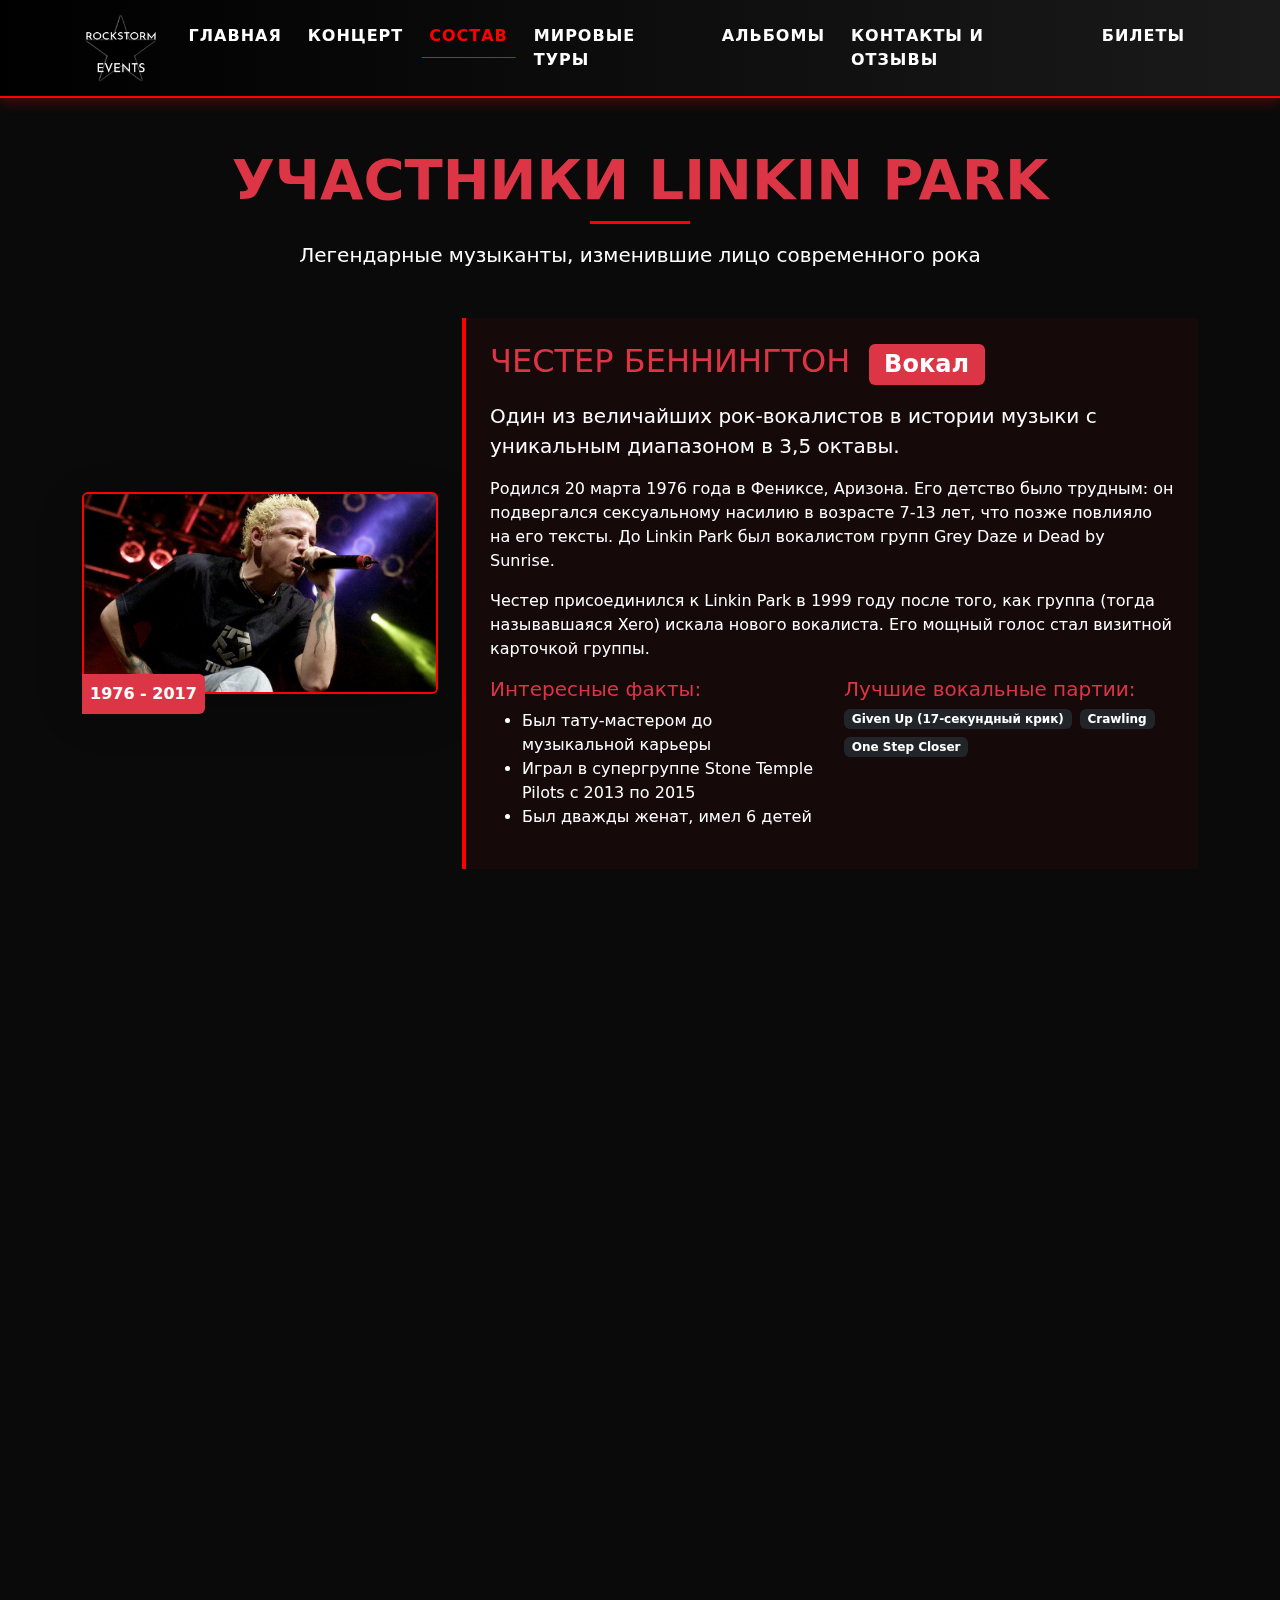
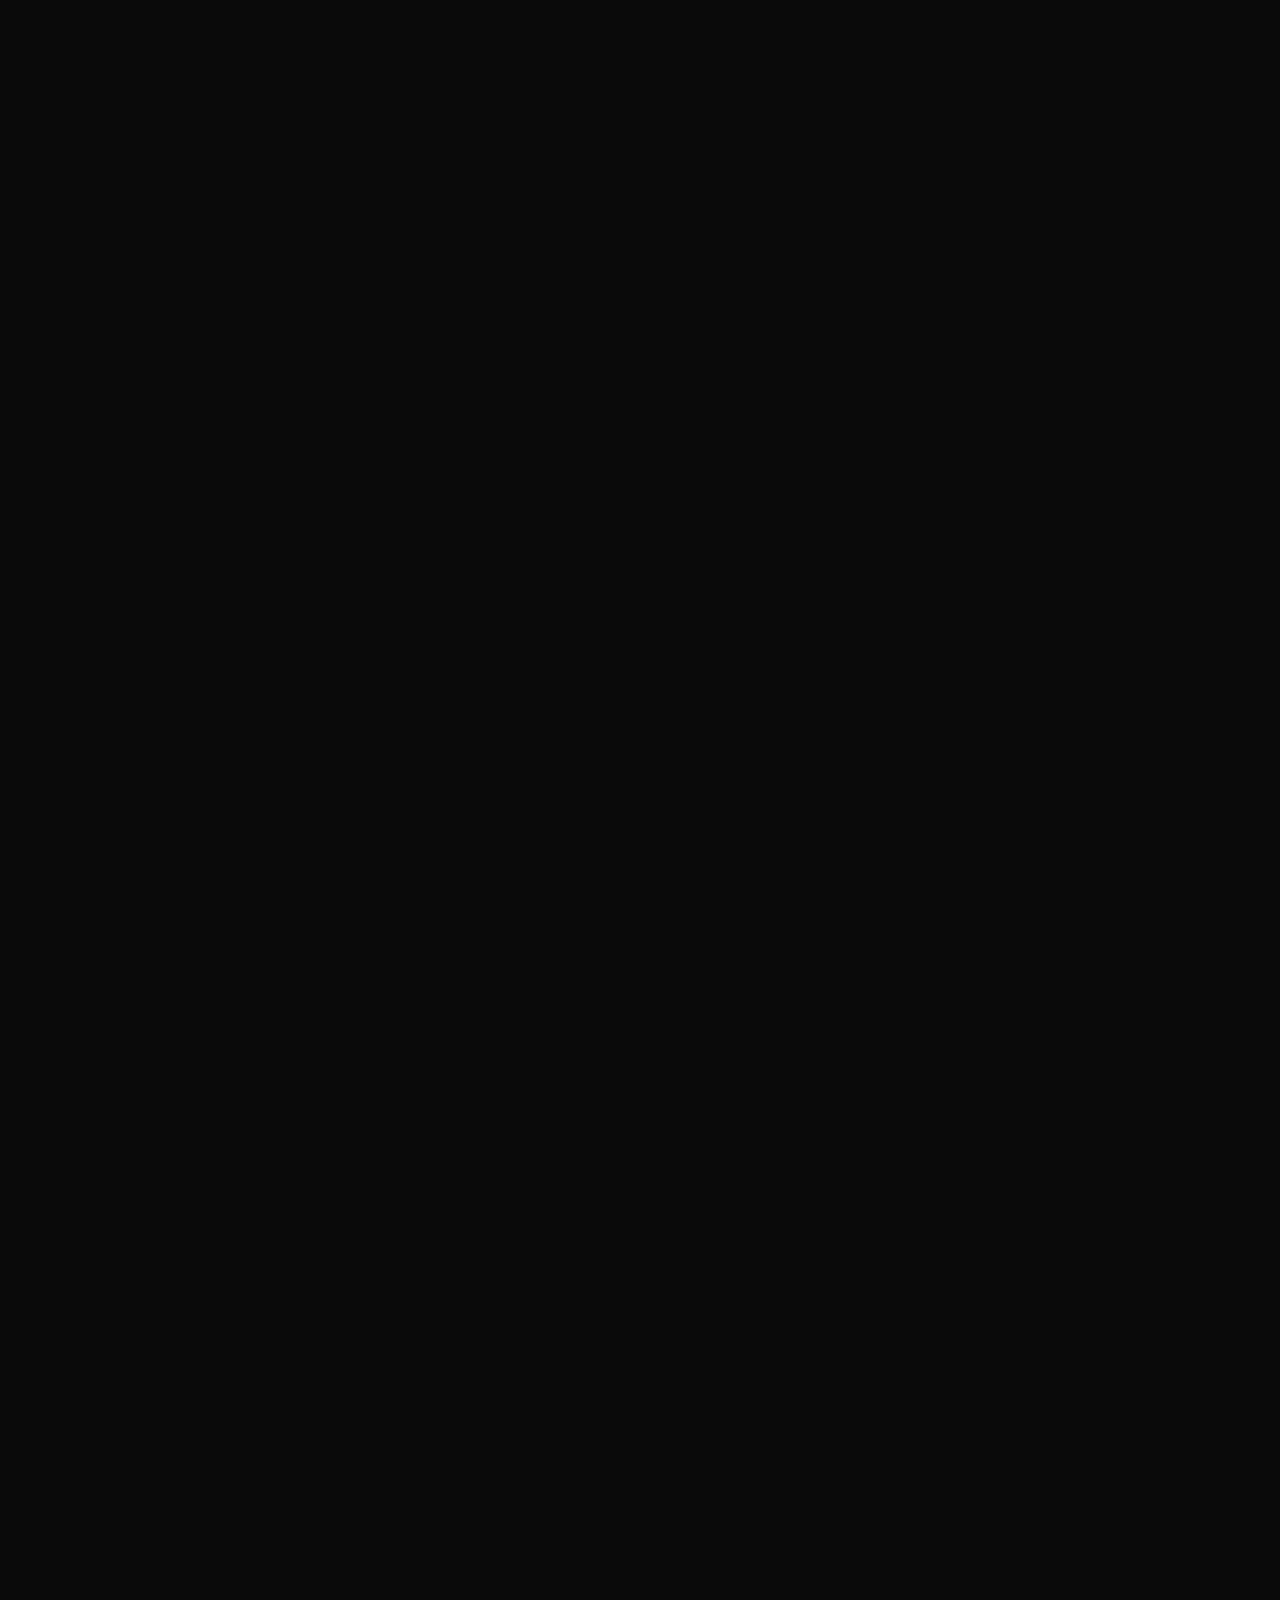
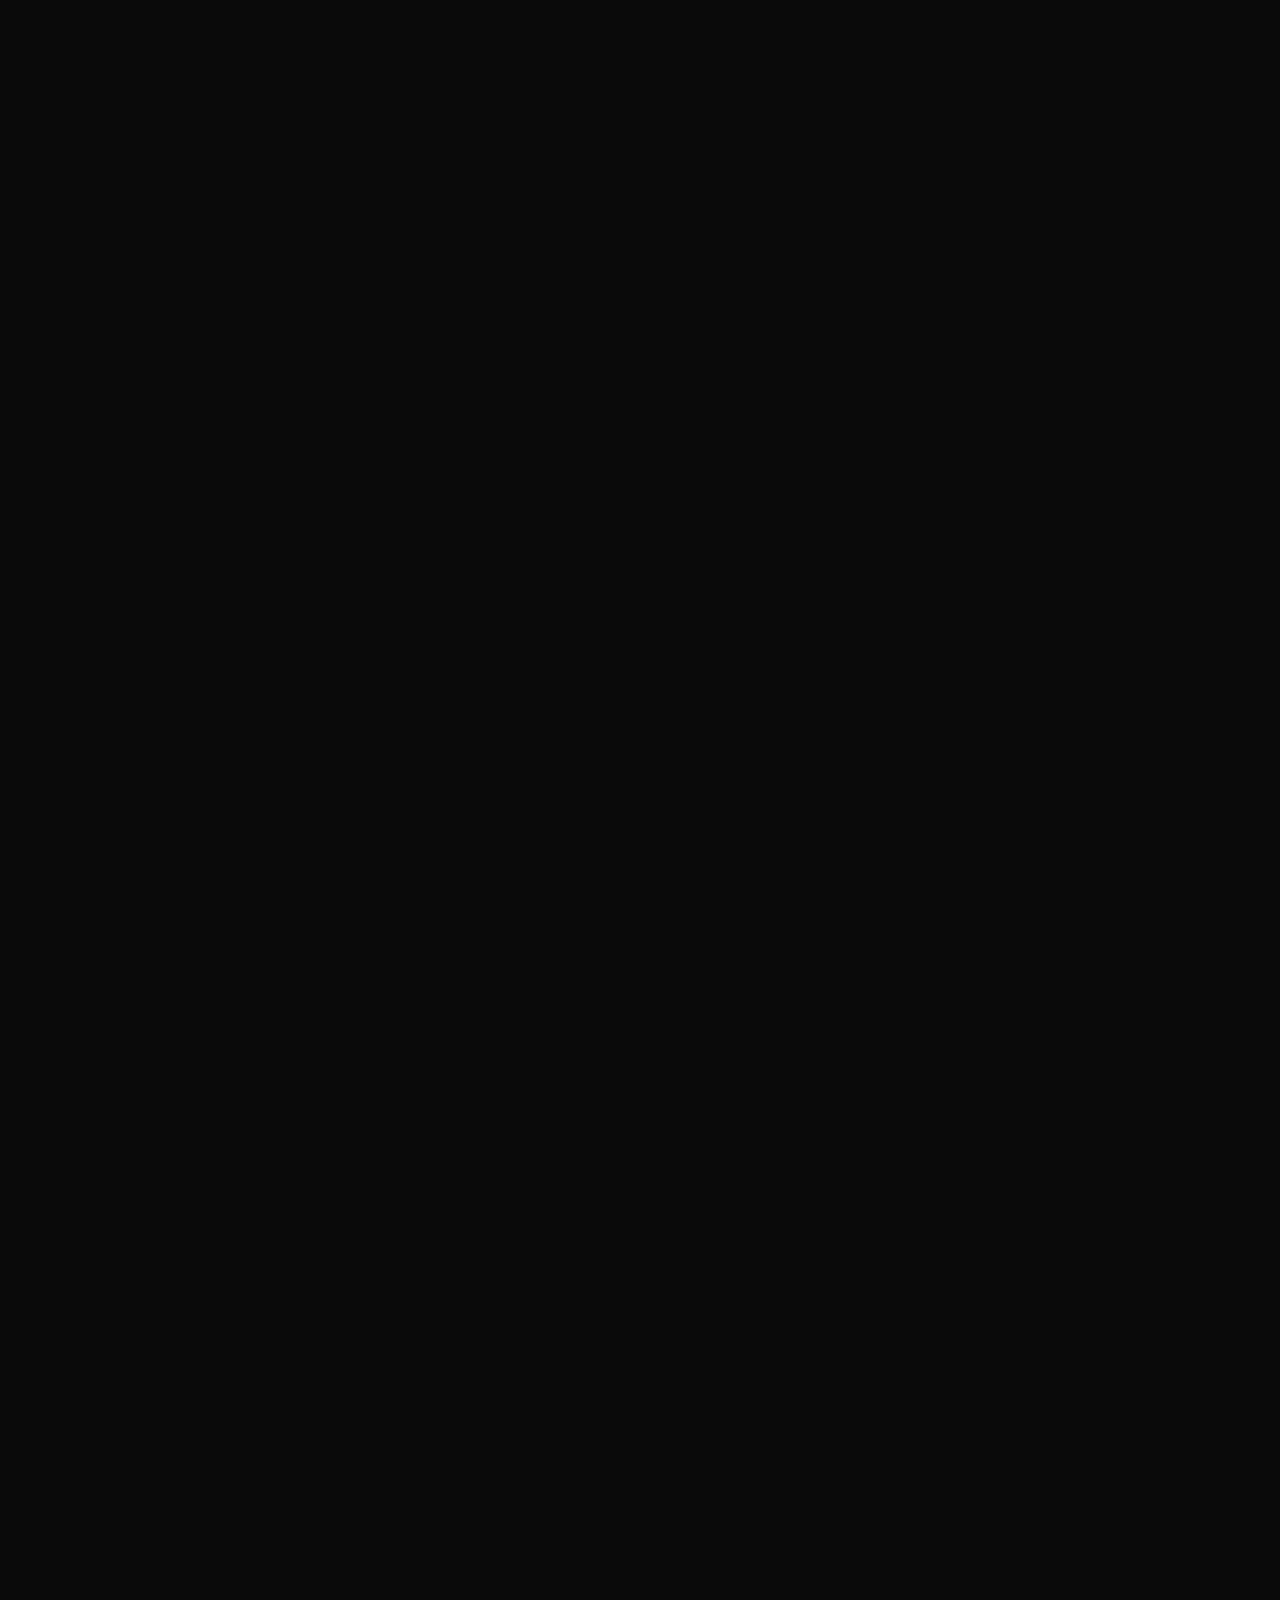
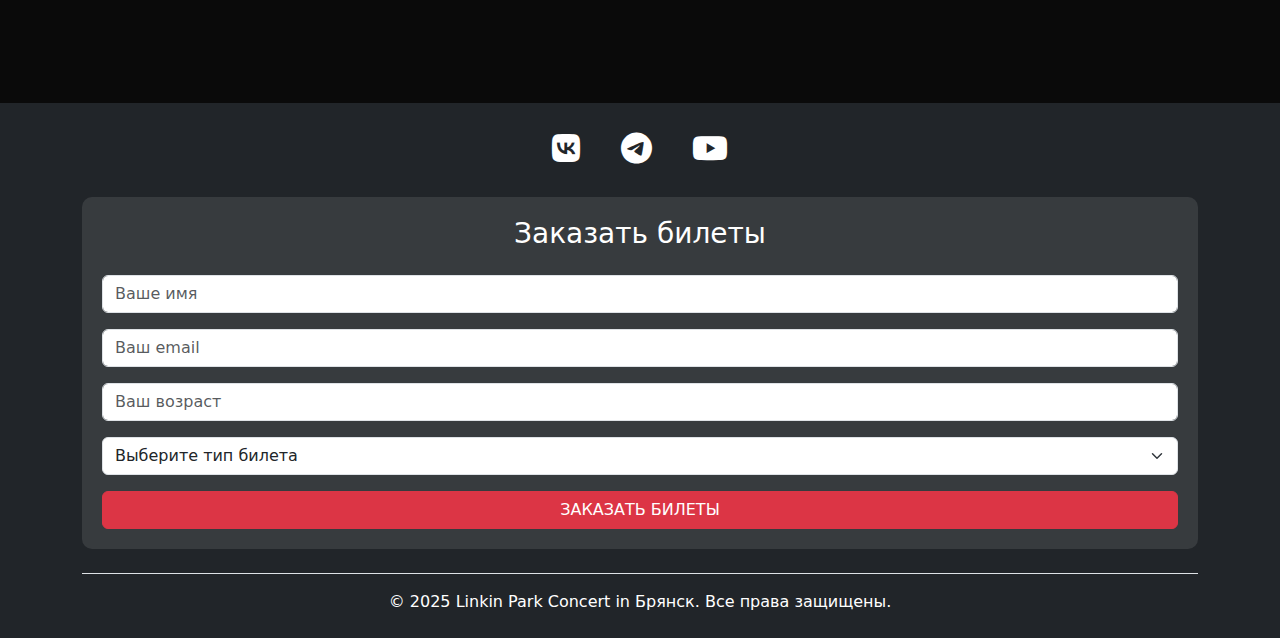
<file: about.html>
<!DOCTYPE html>
<html lang="ru">
  <head>
    <meta charset="UTF-8" />
    <meta name="viewport" content="width=device-width, initial-scale=1.0" />
    <title>Состав</title>
    <link rel="stylesheet" href="css/style.css">
    <link rel="shortcut icon" href="images/favicon.svg" type="image/x-icon">
    <link
      href="https://cdn.jsdelivr.net/npm/bootstrap@5.3.0/dist/css/bootstrap.min.css"
      rel="stylesheet"
    />
    <link
      rel="stylesheet"
      href="https://cdnjs.cloudflare.com/ajax/libs/font-awesome/6.4.0/css/all.min.css"
    />
    <link href="https://unpkg.com/aos@2.3.1/dist/aos.css" rel="stylesheet" />
    <link rel="stylesheet" href="css/style.css">
  </head>
  <body>

    <!-- Навигация -->
    <nav class="navbar navbar-expand-lg navbar-dark sticky-top">
        <div class="container">
            <a class="navbar-brand" href="glav.html">
                <img src="images/logo.png" alt="Linkin Park" height="40">
            </a>
            <button class="navbar-toggler" type="button" data-bs-toggle="collapse" data-bs-target="#navbarNav" aria-controls="navbarNav" aria-expanded="false" aria-label="Toggle navigation">
                <span class="navbar-toggler-icon"></span>
            </button>
            <div class="collapse navbar-collapse" id="navbarNav">
                <ul class="navbar-nav ms-auto">
                  <li class="nav-item">
                    <a class="nav-link" href="glav.html">Главная</a>
                  </li>
                    <li class="nav-item">
                        <a class="nav-link" href="index.html">Концерт</a>
                    </li>
                    <li class="nav-item">
                        <a class="nav-link active" href="about.html">Состав</a>
                    </li>
                    <li class="nav-item">
                        <a class="nav-link" href="tickets.html">Мировые туры</a>
                    </li>
                    <li class="nav-item">
                        <a class="nav-link" href="place.html">Альбомы</a>
                    </li>
                    <li class="nav-item">
                        <a class="nav-link" href="contacts.html">Контакты и отзывы</a>
                    </li>
                    <li class="nav-item">
                      <a class="nav-link" href="bileti.html">Билеты</a>
                  </li>
                </ul>
            </div>
        </div>
    </nav>

    <section class="py-5" style="background: #0a0a0a; color: white;">
      <div class="container">
        <!-- Заголовок -->
        <div class="text-center mb-5" data-aos="fade-down">
          <h1 class="display-4 fw-bold text-danger">УЧАСТНИКИ LINKIN PARK</h1>
          <div class="mx-auto" style="height: 3px; width: 100px; background: #ff0000;"></div>
          <p class="lead mt-3">Легендарные музыканты, изменившие лицо современного рока</p>
        </div>
    
        <!-- Честер Беннингтон -->
        <div class="row align-items-center mb-5 member-card" data-aos="fade-up">
          <div class="col-lg-4">
            <div class="position-relative">
              <img src="images/chester.jpg" alt="Chester Bennington" class="img-fluid rounded shadow-lg" style="border: 2px solid #ff0000;">
              <div class="position-absolute bottom-0 start-0 bg-danger p-2 rounded-end" style="transform: translateY(50%);">
                <span class="fw-bold">1976 - 2017</span>
              </div>
            </div>
          </div>
          <div class="col-lg-8 mt-4 mt-lg-0">
            <div class="p-4" style="background: rgba(255,0,0,0.05); border-left: 4px solid #ff0000;">
              <h2 class="text-danger mb-3">ЧЕСТЕР БЕННИНГТОН <span class="badge bg-danger ms-2">Вокал</span></h2>
              <p class="lead">Один из величайших рок-вокалистов в истории музыки с уникальным диапазоном в 3,5 октавы.</p>
              <p>Родился 20 марта 1976 года в Фениксе, Аризона. Его детство было трудным: он подвергался сексуальному насилию в возрасте 7-13 лет, что позже повлияло на его тексты. До Linkin Park был вокалистом групп Grey Daze и Dead by Sunrise.</p>
              <p>Честер присоединился к Linkin Park в 1999 году после того, как группа (тогда называвшаяся Xero) искала нового вокалиста. Его мощный голос стал визитной карточкой группы.</p>
              <div class="row mt-3">
                <div class="col-md-6">
                  <h5 class="text-danger">Интересные факты:</h5>
                  <ul>
                    <li>Был тату-мастером до музыкальной карьеры</li>
                    <li>Играл в супергруппе Stone Temple Pilots с 2013 по 2015</li>
                    <li>Был дважды женат, имел 6 детей</li>
                  </ul>
                </div>
                <div class="col-md-6">
                  <h5 class="text-danger">Лучшие вокальные партии:</h5>
                  <div class="d-flex flex-wrap">
                    <span class="badge bg-dark me-2 mb-2">Given Up (17-секундный крик)</span>
                    <span class="badge bg-dark me-2 mb-2">Crawling</span>
                    <span class="badge bg-dark me-2 mb-2">One Step Closer</span>
                  </div>
                </div>
              </div>
            </div>
          </div>
        </div>
    
        <!-- Майк Шинода -->
        <div class="row align-items-center mb-5 member-card" data-aos="fade-up" data-aos-delay="100">
          <div class="col-lg-4 order-lg-2">
            <div class="position-relative">
              <img src="images/shinoda.jpg" alt="Mike Shinoda" class="img-fluid rounded shadow-lg" style="border: 2px solid #ff0000;">
              <div class="position-absolute bottom-0 start-0 bg-danger p-2 rounded-end" style="transform: translateY(50%);">
                <span class="fw-bold">Род. 1977</span>
              </div>
            </div>
          </div>
          <div class="col-lg-8 order-lg-1 mt-4 mt-lg-0">
            <div class="p-4" style="background: rgba(255,0,0,0.05); border-left: 4px solid #ff0000;">
              <h2 class="text-danger mb-3">МАЙК ШИНОДА <span class="badge bg-danger ms-2">Вокал, ритм-гитара, клавиши</span></h2>
              <p class="lead">Сердце и мозг Linkin Park - продюсер, композитор, мультиинструменталист и художник.</p>
              <p>Родился 11 февраля 1977 года в Агадуре, Калифорния. Имеет японские корни. Окончил Школу искусств в Пасадене, где познакомился с Брэдом Делсоном.</p>
              <p>Майк - основной автор текстов и музыки Linkin Park. Также занимается сольным проектом Fort Minor и пишет саундтреки к фильмам и играм (например, к Medal of Honor: Warfighter).</p>
              <div class="row mt-3">
                <div class="col-md-6">
                  <h5 class="text-danger">Творческие проекты:</h5>
                  <ul>
                    <li>Fort Minor - хип-хоп проект</li>
                    <li>Сольный альбом "Post Traumatic" (2018)</li>
                    <li>Куратор арт-выставок</li>
                  </ul>
                </div>
                <div class="col-md-6">
                  <h5 class="text-danger">Навыки:</h5>
                  <div class="d-flex flex-wrap">
                    <span class="badge bg-dark me-2 mb-2">Продюсирование</span>
                    <span class="badge bg-dark me-2 mb-2">Графический дизайн</span>
                    <span class="badge bg-dark me-2 mb-2">Игра на 5+ инструментах</span>
                  </div>
                </div>
              </div>
            </div>
          </div>
        </div>
    
        <!-- Брэд Делсон -->
        <div class="row align-items-center mb-5 member-card" data-aos="fade-up" data-aos-delay="200">
          <div class="col-lg-4">
            <div class="position-relative">
              <img src="images/delson.jpg" alt="Brad Delson" class="img-fluid rounded shadow-lg" style="border: 2px solid #ff0000;">
              <div class="position-absolute bottom-0 start-0 bg-danger p-2 rounded-end" style="transform: translateY(50%);">
                <span class="fw-bold">Род. 1977</span>
              </div>
            </div>
          </div>
          <div class="col-lg-8 mt-4 mt-lg-0">
            <div class="p-4" style="background: rgba(255,0,0,0.05); border-left: 4px solid #ff0000;">
              <h2 class="text-danger mb-3">БРЭД ДЕЛСОН <span class="badge bg-danger ms-2">Соло-гитара</span></h2>
              <p class="lead">Главный гитарист группы с уникальным стилем игры без медиатора.</p>
              <p>Родился 1 декабря 1977 года в Лос-Анджелесе. Учился в одной школе с Майком Шинодой. Имеет степень юриста из UCLA, но никогда не работал по специальности.</p>
              <p>Брэд известен своим мощным, но мелодичным стилем игры. Он предпочитает гитары PRS и усилители Mesa Boogie. Также занимается A&R (поиск талантов) в Warner Bros. Records.</p>
              <div class="row mt-3">
                <div class="col-md-6">
                  <h5 class="text-danger">Гитары:</h5>
                  <ul>
                    <li>PRS SE "Brad Delson" Signature</li>
                    <li>Gibson Les Paul Custom</li>
                    <li>Fender Stratocaster</li>
                  </ul>
                </div>
                <div class="col-md-6">
                  <h5 class="text-danger">Лучшие партии:</h5>
                  <div class="d-flex flex-wrap">
                    <span class="badge bg-dark me-2 mb-2">Solo в "In The End"</span>
                    <span class="badge bg-dark me-2 mb-2">Рифф "Faint"</span>
                    <span class="badge bg-dark me-2 mb-2">"Waiting For The End"</span>
                  </div>
                </div>
              </div>
            </div>
          </div>
        </div>
    
        <!-- Дэйв Фаррелл -->
        <div class="row align-items-center mb-5 member-card" data-aos="fade-up" data-aos-delay="300">
          <div class="col-lg-4 order-lg-2">
            <div class="position-relative">
              <img src="images/farrelo.jfif" alt="Dave Farrell" class="img-fluid rounded shadow-lg" style="border: 2px solid #ff0000;">
              <div class="position-absolute bottom-0 start-0 bg-danger p-2 rounded-end" style="transform: translateY(50%);">
                <span class="fw-bold">Род. 1977</span>
              </div>
            </div>
          </div>
          <div class="col-lg-8 order-lg-1 mt-4 mt-lg-0">
            <div class="p-4" style="background: rgba(255,0,0,0.05); border-left: 4px solid #ff0000;">
              <h2 class="text-danger mb-3">ДЭЙВ "ФЕНИКС" ФАРРЕЛЛ <span class="badge bg-danger ms-2">Бас-гитара</span></h2>
              <p class="lead">Скромный басист с мощным звуком и невероятной музыкальностью.</p>
              <p>Родился 8 февраля 1977 года в Плимуте, Массачусетс. Играл в группе Tasty Snax до Linkin Park. Пропустил запись дебютного альбома из-за обязательств с другим проектом, но вернулся сразу после.</p>
              <p>Дэйв отвечает за мощный низкочастотный звук группы. Он использует бас-гитары Warwick и техники игры пальцами и медиатором. Также играет на виолончели и контрабасе.</p>
              <div class="row mt-3">
                <div class="col-md-6">
                  <h5 class="text-danger">Факты:</h5>
                  <ul>
                    <li>Единственный участник с классическим музыкальным образованием</li>
                    <li>Женат с 2002 года, имеет двоих детей</li>
                    <li>Самый высокий участник группы (196 см)</li>
                  </ul>
                </div>
                <div class="col-md-6">
                  <h5 class="text-danger">Лучшие басовые линии:</h5>
                  <div class="d-flex flex-wrap">
                    <span class="badge bg-dark me-2 mb-2">"Papercut"</span>
                    <span class="badge bg-dark me-2 mb-2">"When They Come For Me"</span>
                    <span class="badge bg-dark me-2 mb-2">"Lost In The Echo"</span>
                  </div>
                </div>
              </div>
            </div>
          </div>
        </div>
    
        <!-- Джо Хан -->
        <div class="row align-items-center mb-5 member-card" data-aos="fade-up" data-aos-delay="400">
          <div class="col-lg-4">
            <div class="position-relative">
              <img src="images/johan.jpg" alt="Joe Hahn" class="img-fluid rounded shadow-lg" style="border: 2px solid #ff0000;">
              <div class="position-absolute bottom-0 start-0 bg-danger p-2 rounded-end" style="transform: translateY(50%);">
                <span class="fw-bold">Род. 1977</span>
              </div>
            </div>
          </div>
          <div class="col-lg-8 mt-4 mt-lg-0">
            <div class="p-4" style="background: rgba(255,0,0,0.05); border-left: 4px solid #ff0000;">
              <h2 class="text-danger mb-3">ДЖО ХАН <span class="badge bg-danger ms-2">Турнтейблизм, семплы</span></h2>
              <p class="lead">Визионер, ответственный за визуальную идентичность и электронные элементы Linkin Park.</p>
              <p>Родился 15 марта 1977 года в Далласе, Техас. Корейского происхождения. Окончил Школу искусств в Пасадене, где познакомился с будущими коллегами по группе.</p>
              <p>Джо создал большинство клипов Linkin Park и отвечает за электронные элементы в музыке. Также снимал клипы для других артистов (Static-X, Story of the Year) и работал кинорежиссером ("The Seed").</p>
              <div class="row mt-3">
                <div class="col-md-6">
                  <h5 class="text-danger">Режиссерские работы:</h5>
                  <ul>
                    <li>"In The End" (Linkin Park)</li>
                    <li>"Somewhere I Belong" (Linkin Park)</li>
                    <li>"The Seed" (художественный фильм)</li>
                  </ul>
                </div>
                <div class="col-md-6">
                  <h5 class="text-danger">Оборудование:</h5>
                  <div class="d-flex flex-wrap">
                    <span class="badge bg-dark me-2 mb-2">Technics SL-1200</span>
                    <span class="badge bg-dark me-2 mb-2">Ableton Live</span>
                    <span class="badge bg-dark me-2 mb-2">Roland SP-404</span>
                  </div>
                </div>
              </div>
            </div>
          </div>
        </div>
    
        <!-- Роб Бурдон -->
        <div class="row align-items-center mb-5 member-card" data-aos="fade-up" data-aos-delay="500">
          <div class="col-lg-4 order-lg-2">
            <div class="position-relative">
              <img src="images/burdon.jpg" alt="Rob Bourdon" class="img-fluid rounded shadow-lg" style="border: 2px solid #ff0000;">
              <div class="position-absolute bottom-0 start-0 bg-danger p-2 rounded-end" style="transform: translateY(50%);">
                <span class="fw-bold">Род. 1979</span>
              </div>
            </div>
          </div>
          <div class="col-lg-8 order-lg-1 mt-4 mt-lg-0">
            <div class="p-4" style="background: rgba(255,0,0,0.05); border-left: 4px solid #ff0000;">
              <h2 class="text-danger mb-3">РОБ БУРДОН <span class="badge bg-danger ms-2">Ударные</span></h2>
              <p class="lead">Ритмическая основа группы с уникальным стилем, сочетающим мощь и мелодичность.</p>
              <p>Родился 20 января 1979 года в Калвер-Сити, Калифорния. Начал играть на барабанах в 10 лет. Был соседом по комнате с Брэдом Делсоном в колледже.</p>
              <p>Роб известен своей точной техникой и способностью создавать запоминающиеся ритмические рисунки. Использует барабаны DW и тарелки Zildjian. Вдохновляется такими барабанщиками как Джон Бонэм и Стюарт Коупленд.</p>
              <div class="row mt-3">
                <div class="col-md-6">
                  <h5 class="text-danger">Стиль игры:</h5>
                  <ul>
                    <li>Четкие, мощные удары</li>
                    <li>Сложные синкопы</li>
                    <li>Использование электронных элементов</li>
                  </ul>
                </div>
                <div class="col-md-6">
                  <h5 class="text-danger">Лучшие партии:</h5>
                  <div class="d-flex flex-wrap">
                    <span class="badge bg-dark me-2 mb-2">"Bleed It Out"</span>
                    <span class="badge bg-dark me-2 mb-2">"A Place For My Head"</span>
                    <span class="badge bg-dark me-2 mb-2">"Burn It Down"</span>
                  </div>
                </div>
              </div>
            </div>
          </div>
        </div>
    
        <!-- История группы -->
        <div class="row mt-5" data-aos="fade-up">
          <div class="col-12">
            <div class="p-4 p-md-5 rounded" style="background: rgba(255,0,0,0.1); border: 2px solid #ff0000;">
              <h2 class="text-center text-danger mb-4">ИСТОРИЯ LINKIN PARK</h2>
              <div class="timeline">
                <div class="timeline-item">
                  <div class="timeline-year">1996</div>
                  <div class="timeline-content">
                    <h5>Основание группы</h5>
                    <p>Майк Шинода, Брэд Делсон и Роб Бурдон создают группу Xero в Агадуре, Калифорния.</p>
                  </div>
                </div>
                <div class="timeline-item">
                  <div class="timeline-year">1999</div>
                  <div class="timeline-content">
                    <h5>Приход Честера</h5>
                    <p>Честер Беннингтон присоединяется к группе после прослушивания по телефону. Группа меняет название на Hybrid Theory.</p>
                  </div>
                </div>
                <div class="timeline-item">
                  <div class="timeline-year">2000</div>
                  <div class="timeline-content">
                    <h5>Первый альбом</h5>
                    <p>Выпуск "Hybrid Theory" - одного из самых продаваемых дебютных альбомов в истории.</p>
                  </div>
                </div>
                <div class="timeline-item">
                  <div class="timeline-year">2003</div>
                  <div class="timeline-content">
                    <h5>Meteora</h5>
                    <p>Второй студийный альбом дебютирует на первом месте Billboard 200.</p>
                  </div>
                </div>
                <div class="timeline-item">
                  <div class="timeline-year">2010</div>
                  <div class="timeline-content">
                    <h5>A Thousand Suns</h5>
                    <p>Радикальное изменение звучания показывает эволюцию группы.</p>
                  </div>
                </div>
                <div class="timeline-item">
                  <div class="timeline-year">2017</div>
                  <div class="timeline-content">
                    <h5>Трагедия</h5>
                    <p>Честер Беннингтон покончил с собой 20 июля. Группа отменяет тур.</p>
                  </div>
                </div>
                <div class="timeline-item">
                  <div class="timeline-year">2020</div>
                  <div class="timeline-content">
                    <h5>Возвращение</h5>
                    <p>Группа выпускает сингл "She Couldn't" с архивными вокалами Честера.</p>
                  </div>
                </div>
              </div>
            </div>
          </div>
        </div>
      </div>
    </section>
    
    <style>
      .member-card {
        transition: transform 0.3s;
      }
      .member-card:hover {
        transform: translateY(-5px);
      }
      .timeline {
        position: relative;
        padding-left: 50px;
      }
      .timeline::before {
        content: '';
        position: absolute;
        left: 15px;
        top: 0;
        bottom: 0;
        width: 2px;
        background: #ff0000;
      }
      .timeline-item {
        position: relative;
        margin-bottom: 30px;
      }
      .timeline-year {
        position: absolute;
        left: -50px;
        top: 0;
        width: 40px;
        height: 40px;
        line-height: 40px;
        text-align: center;
        background: #ff0000;
        color: white;
        border-radius: 50%;
        font-weight: bold;
      }
      .timeline-content {
        padding: 15px;
        background: rgba(255,255,255,0.05);
        border-radius: 5px;
        border-left: 3px solid #ff0000;
      }
      .timeline-content h5 {
        color: #ff0000;
        margin-bottom: 10px;
      }
    </style>

    <!-- Футер -->
    <footer
    class="bg-dark text-white"
    style="padding-top: 0.1rem; padding-bottom: 0.5rem"
  >
    <div class="container">
      <!-- Соцсети -->
      <div class="text-center footer-icons">
        <a href="#"><i class="fab fa-vk"></i></a>
        <a href="#"><i class="fab fa-telegram"></i></a>
        <a href="#"><i class="fab fa-youtube"></i></a>
      </div>

      <!-- Две колонки -->
      <div class="row mt-4">
        <div class="col-md-12">
          <div class="footer-form">
            <h3 class="text-center mb-4">Заказать билеты</h3>
            <form id="tickets">
              <div class="mb-3">
                <input
                  type="text"
                  class="form-control"
                  placeholder="Ваше имя"
                  required
                />
              </div>
              <div class="mb-3">
                <input
                  type="email"
                  class="form-control"
                  placeholder="Ваш email"
                  required
                />
              </div>
              <div class="mb-3">
                <input
                  type="number"
                  class="form-control"
                  placeholder="Ваш возраст"
                  min="1"
                  required
                />
              </div>
              <div class="mb-3">
                <select class="form-select" required>
                  <option value="" disabled selected>
                    Выберите тип билета
                  </option>
                  <option value="vip">VIP - 10 000 руб.</option>
                  <option value="gold">Gold - 7 000 руб.</option>
                  <option value="silver">Silver - 5 000 руб.</option>
                  <option value="regular">Regular - 3 000 руб.</option>
                </select>
              </div>
              <div class="d-grid">
                <button type="submit" class="btn btn-danger">
                  ЗАКАЗАТЬ БИЛЕТЫ
                </button>
              </div>
            </form>
          </div>
        </div>
      </div>

      <div class="text-center mt-4 pt-3 border-top">
        <p>&copy; 2025 Linkin Park Concert in Брянск. Все права защищены.</p>
      </div>
    </div>
  </footer>

    <script src="https://cdn.jsdelivr.net/npm/bootstrap@5.3.0/dist/js/bootstrap.bundle.min.js"></script>
    <script src="https://unpkg.com/aos@2.3.1/dist/aos.js"></script>
    <script>
      // Инициализируем AOS
      AOS.init({
        once: false, // Анимация будет повторяться при каждой прокрутке
        easing: "ease", // Плавное замедление в конце
      });
    </script>
  </body>
</html>
</file>
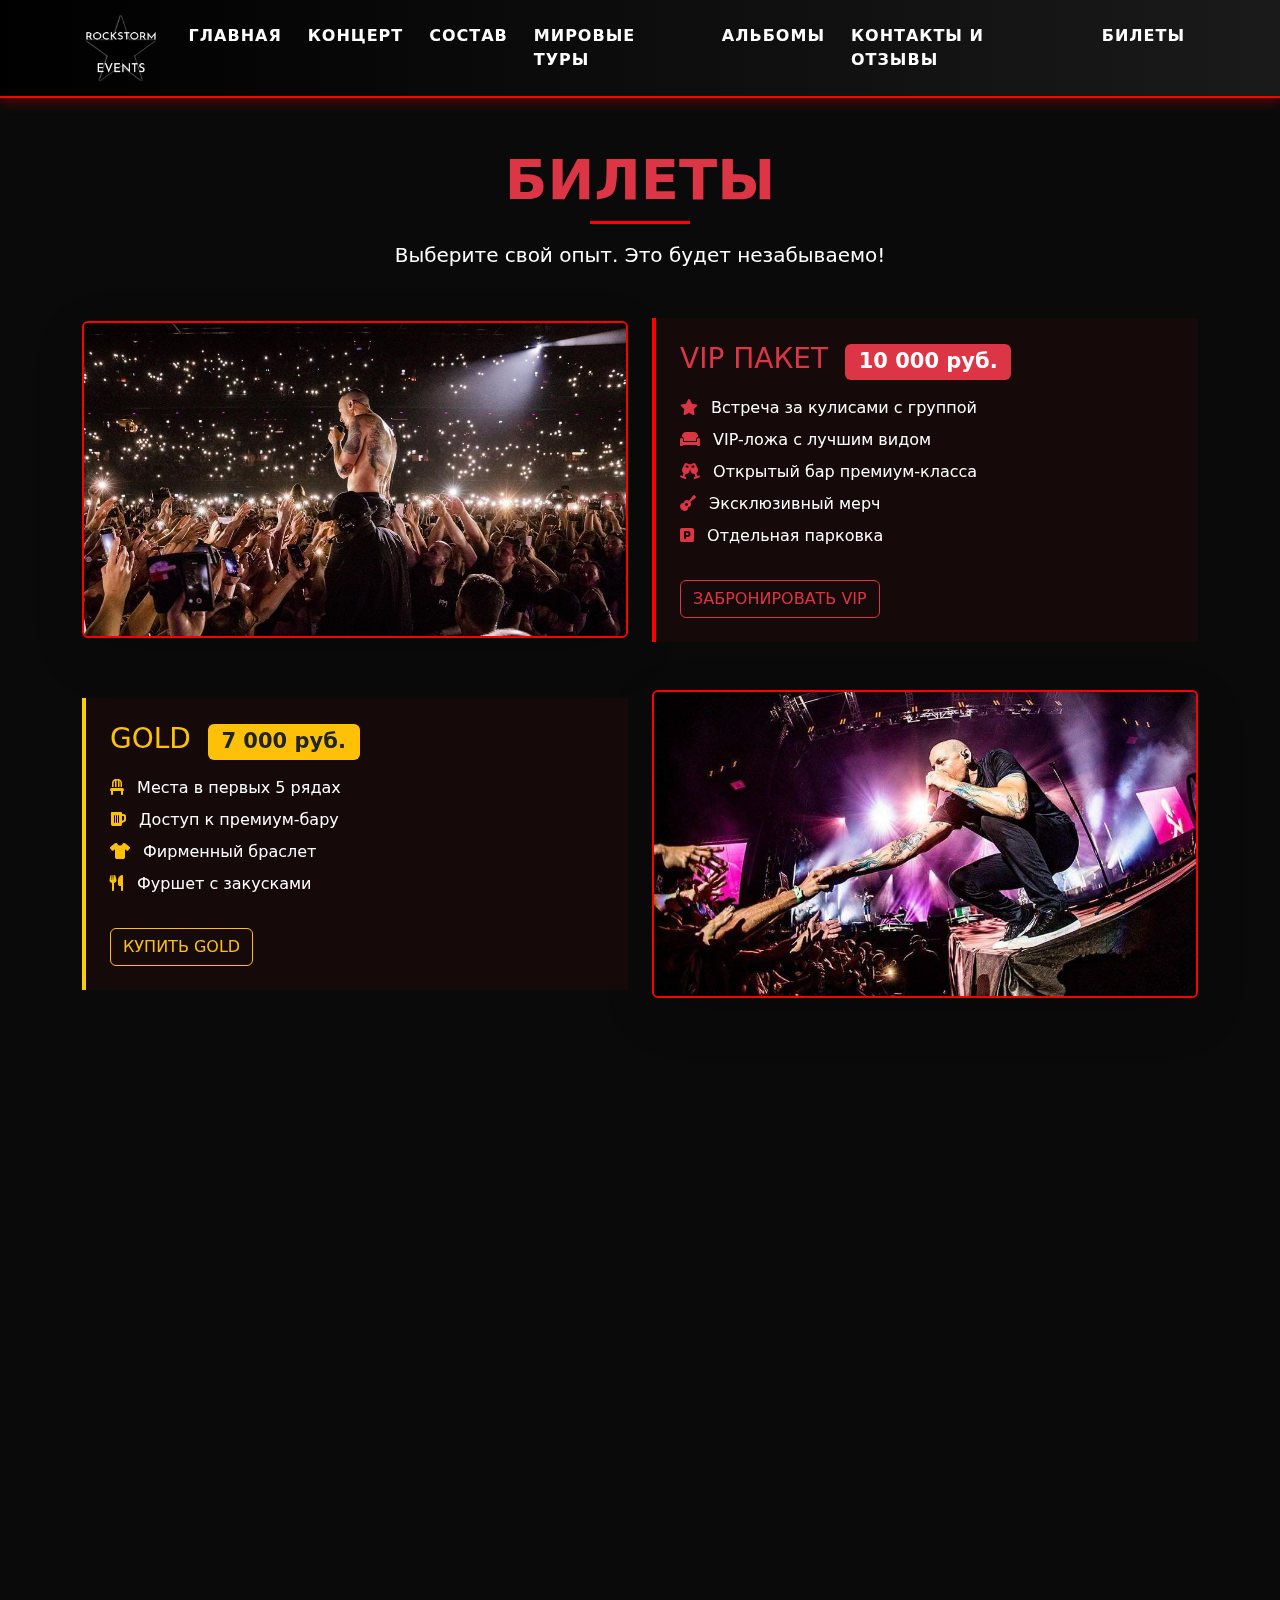
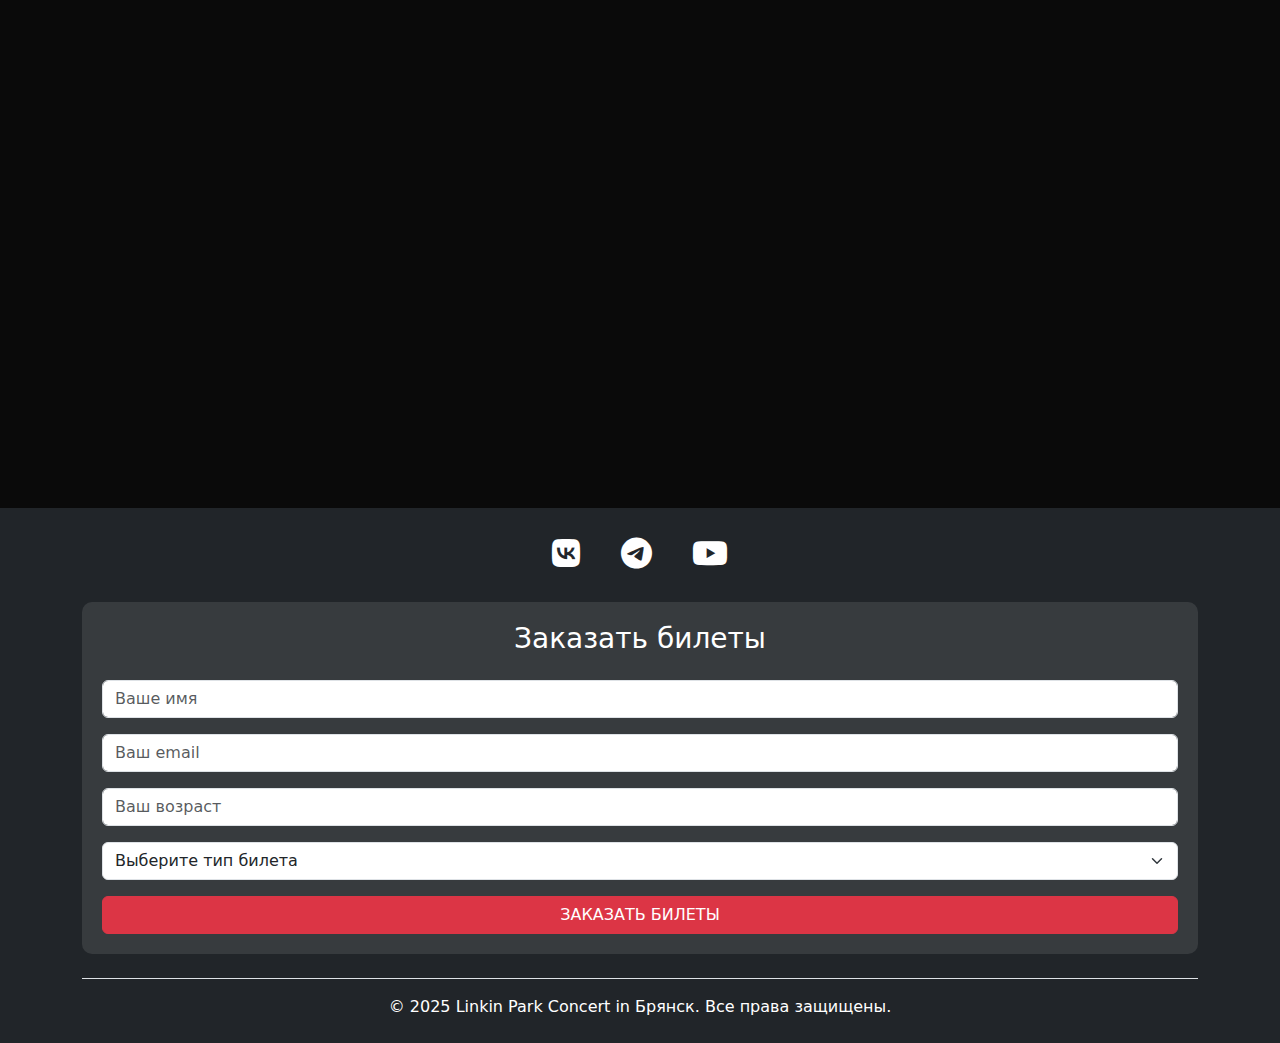
<file: bileti.html>
<!DOCTYPE html>
<html lang="ru">
  <head>
    <meta charset="UTF-8" />
    <meta name="viewport" content="width=device-width, initial-scale=1.0" />
    <title>Контакты</title>
    <link rel="stylesheet" href="css/style.css">
    <link rel="shortcut icon" href="images/favicon.svg" type="image/x-icon">
    <link
      href="https://cdn.jsdelivr.net/npm/bootstrap@5.3.0/dist/css/bootstrap.min.css"
      rel="stylesheet"
    />
    <link
      rel="stylesheet"
      href="https://cdnjs.cloudflare.com/ajax/libs/font-awesome/6.4.0/css/all.min.css"
    />
    <link href="https://unpkg.com/aos@2.3.1/dist/aos.css" rel="stylesheet" />
    <link rel="stylesheet" href="css/style.css">
    <link rel="stylesheet" href="css/style-con.css">
  </head>
  <body>
    
    <!-- Навигация -->
    <nav class="navbar navbar-expand-lg navbar-dark sticky-top">
        <div class="container">
            <a class="navbar-brand" href="glav.html">
                <img src="images/logo.png" alt="Linkin Park" height="40">
            </a>
            <button class="navbar-toggler" type="button" data-bs-toggle="collapse" data-bs-target="#navbarNav" aria-controls="navbarNav" aria-expanded="false" aria-label="Toggle navigation">
                <span class="navbar-toggler-icon"></span>
            </button>
            <div class="collapse navbar-collapse" id="navbarNav">
                <ul class="navbar-nav ms-auto">
                  <li class="nav-item">
                    <a class="nav-link" href="glav.html">Главная</a>
                  </li>
                    <li class="nav-item">
                        <a class="nav-link" href="index.html">Концерт</a>
                    </li>
                    <li class="nav-item">
                        <a class="nav-link" href="about.html">Состав</a>
                    </li>
                    <li class="nav-item">
                        <a class="nav-link" href="tickets.html">Мировые туры</a>
                    </li>
                    <li class="nav-item">
                        <a class="nav-link" href="place.html">Альбомы</a>
                    </li>
                    <li class="nav-item">
                        <a class="nav-link" href="contacts.html">Контакты и отзывы</a>
                    </li>
                    <li class="nav-item">
                        <a class="nav-link" href="bileti.html">Билеты</a>
                    </li>
                </ul>
            </div>
        </div>
    </nav>

    <section id="tickets-container" class="py-5" style="background: #0a0a0a; color: white;">
        <div class="container">
          
          <!-- Заголовок -->
          <div class="text-center mb-5" data-aos="fade-down">
            <h2 class="display-4 fw-bold text-danger">БИЛЕТЫ</h2>
            <div class="mx-auto" style="height: 3px; width: 100px; background: #ff0000;"></div>
            <p class="lead mt-3">Выберите свой опыт. Это будет незабываемо!</p>
          </div>
      
          <!-- VIP билет -->
          <div class="row align-items-center mb-5 ticket-card" data-aos="fade-up">
            <div class="col-lg-6">
              <img src="images/lpvist.jpeg" alt="VIP Experience" class="img-fluid rounded shadow-lg" style="border: 2px solid #ff0000;">
            </div>
            <div class="col-lg-6 mt-4 mt-lg-0">
              <div class="p-4" style="background: rgba(255,0,0,0.05); border-left: 4px solid #ff0000;">
                <h3 class="text-danger mb-3">VIP ПАКЕТ <span class="badge bg-danger ms-2">10 000 руб.</span></h3>
                <ul class="list-unstyled">
                  <li class="mb-2"><i class="fas fa-star text-danger me-2"></i> Встреча за кулисами с группой</li>
                  <li class="mb-2"><i class="fas fa-couch text-danger me-2"></i> VIP-ложа с лучшим видом</li>
                  <li class="mb-2"><i class="fas fa-glass-cheers text-danger me-2"></i> Открытый бар премиум-класса</li>
                  <li class="mb-2"><i class="fas fa-guitar text-danger me-2"></i> Эксклюзивный мерч</li>
                  <li class="mb-2"><i class="fas fa-parking text-danger me-2"></i> Отдельная парковка</li>
                </ul>
                <a href="#tickets" class="btn btn-outline-danger mt-3">ЗАБРОНИРОВАТЬ VIP</a>
              </div>
            </div>
          </div>
      
          <!-- Gold билет -->
          <div class="row align-items-center mb-5 ticket-card" data-aos="fade-up" data-aos-delay="100">
            <div class="col-lg-6 order-lg-2">
              <img src="images/lpgold.jpg" alt="Gold Experience" class="img-fluid rounded shadow-lg" style="border: 2px solid #ff0000;">
            </div>
            <div class="col-lg-6 order-lg-1 mt-4 mt-lg-0">
              <div class="p-4" style="background: rgba(255,0,0,0.05); border-left: 4px solid #ffcc00;">
                <h3 class="text-warning mb-3">GOLD <span class="badge bg-warning text-dark ms-2">7 000 руб.</span></h3>
                <ul class="list-unstyled">
                  <li class="mb-2"><i class="fas fa-chair text-warning me-2"></i> Места в первых 5 рядах</li>
                  <li class="mb-2"><i class="fas fa-beer text-warning me-2"></i> Доступ к премиум-бару</li>
                  <li class="mb-2"><i class="fas fa-t-shirt text-warning me-2"></i> Фирменный браслет</li>
                  <li class="mb-2"><i class="fas fa-utensils text-warning me-2"></i> Фуршет с закусками</li>
                </ul>
                <a href="#tickets" class="btn btn-outline-warning mt-3">КУПИТЬ GOLD</a>
              </div>
            </div>
          </div>
      
          <!-- Silver билет -->
          <div class="row align-items-center mb-5 ticket-card" data-aos="fade-up" data-aos-delay="200">
            <div class="col-lg-6">
              <img src="images/lpsilver.jpg" alt="Silver Experience" class="img-fluid rounded shadow-lg" style="border: 2px solid #ff0000;">
            </div>
            <div class="col-lg-6 mt-4 mt-lg-0">
              <div class="p-4" style="background: rgba(255,0,0,0.05); border-left: 4px solid #c0c0c0;">
                <h3 class="text-light mb-3">SILVER <span class="badge bg-light text-dark ms-2">5 000 руб.</span></h3>
                <ul class="list-unstyled">
                  <li class="mb-2"><i class="fas fa-cocktail text-light me-2"></i> Доступ к барам</li>
                  <li class="mb-2"><i class="fas fa-map-marker-alt text-light me-2"></i> Места в центральных секторах</li>
                  <li class="mb-2"><i class="fas fa-restroom text-light me-2"></i> Отдельные туалеты</li>
                  <li class="mb-2"><i class="fas fa-clock text-light me-2"></i> Ранний вход на стадион</li>
                </ul>
                <a href="#tickets" class="btn btn-outline-light mt-3">КУПИТЬ SILVER</a>
              </div>
            </div>
          </div>
      
          <!-- Regular билет -->
          <div class="row align-items-center mb-5 ticket-card" data-aos="fade-up" data-aos-delay="300">
            <div class="col-lg-6 order-lg-2">
              <img src="images/lpregular.jpg" alt="Regular Experience" class="img-fluid rounded shadow-lg" style="border: 2px solid #ff0000;">
            </div>
            <div class="col-lg-6 order-lg-1 mt-4 mt-lg-0">
              <div class="p-4" style="background: rgba(255,0,0,0.05); border-left: 4px solid #555;">
                <h3 class="text-secondary mb-3">REGULAR <span class="badge bg-secondary ms-2">3 000 руб.</span></h3>
                <ul class="list-unstyled">
                  <li class="mb-2"><i class="fas fa-music text-secondary me-2"></i> Общие стоячие места</li>
                  <li class="mb-2"><i class="fas fa-users text-secondary me-2"></i> Атмосфера настоящего рок-концерта</li>
                  <li class="mb-2"><i class="fas fa-volume-up text-secondary me-2"></i> Отличный звук по всему стадиону</li>
                  <li class="mb-2"><i class="fas fa-heart text-secondary me-2"></i> Возможность быть частью истории</li>
                </ul>
                <a href="#tickets" class="btn btn-outline-secondary mt-3">КУПИТЬ REGULAR</a>
              </div>
            </div>
          </div>
      
          <!-- Важная информация -->
          <div class="row mt-5" data-aos="fade-up">
            <div class="col-12">
              <div class="p-4 rounded" style="background: rgba(255,0,0,0.1); border: 1px dashed #ff0000;">
                <h4 class="text-danger"><i class="fas fa-exclamation-triangle me-2"></i> ВАЖНАЯ ИНФОРМАЦИЯ</h4>
                <ul>
                  <li>Билеты именные, при себе нужно иметь документ</li>
                  <li>VIP-встреча начинается за 2 часа до концерта</li>
                  <li>Возврат билетов возможен за 14 дней до мероприятия</li>
                  <li>Дети до 14 лет допускаются только в сопровождении взрослых</li>
                </ul>
              </div>
            </div>
          </div>
      
        </div>
      </section>

    <!-- Футер -->
    <footer
    class="bg-dark text-white"
    style="padding-top: 0.1rem; padding-bottom: 0.5rem"
  >
    <div class="container">
      <!-- Соцсети -->
      <div class="text-center footer-icons">
        <a href="#"><i class="fab fa-vk"></i></a>
        <a href="#"><i class="fab fa-telegram"></i></a>
        <a href="#"><i class="fab fa-youtube"></i></a>
      </div>

      <!-- Две колонки -->
      <div class="row mt-4">
        <div class="col-md-12">
          <div class="footer-form">
            <h3 class="text-center mb-4">Заказать билеты</h3>
            <form id="tickets">
              <div class="mb-3">
                <input
                  type="text"
                  class="form-control"
                  placeholder="Ваше имя"
                  required
                />
              </div>
              <div class="mb-3">
                <input
                  type="email"
                  class="form-control"
                  placeholder="Ваш email"
                  required
                />
              </div>
              <div class="mb-3">
                <input
                  type="number"
                  class="form-control"
                  placeholder="Ваш возраст"
                  min="1"
                  required
                />
              </div>
              <div class="mb-3">
                <select class="form-select" required>
                  <option value="" disabled selected>
                    Выберите тип билета
                  </option>
                  <option value="vip">VIP - 10 000 руб.</option>
                  <option value="gold">Gold - 7 000 руб.</option>
                  <option value="silver">Silver - 5 000 руб.</option>
                  <option value="regular">Regular - 3 000 руб.</option>
                </select>
              </div>
              <div class="d-grid">
                <button type="submit" class="btn btn-danger">
                  ЗАКАЗАТЬ БИЛЕТЫ
                </button>
              </div>
            </form>
          </div>
        </div>
      </div>

      <div class="text-center mt-4 pt-3 border-top">
        <p>&copy; 2025 Linkin Park Concert in Брянск. Все права защищены.</p>
      </div>
    </div>
  </footer>

    <script src="https://cdn.jsdelivr.net/npm/bootstrap@5.3.0/dist/js/bootstrap.bundle.min.js"></script>
    <script src="https://unpkg.com/aos@2.3.1/dist/aos.js"></script>
    <script>
      // Инициализируем AOS
      AOS.init({
        once: false, // Анимация будет повторяться при каждой прокрутке
        easing: "ease", // Плавное замедление в конце
      });
    </script>
  </body>
</html>
</file>
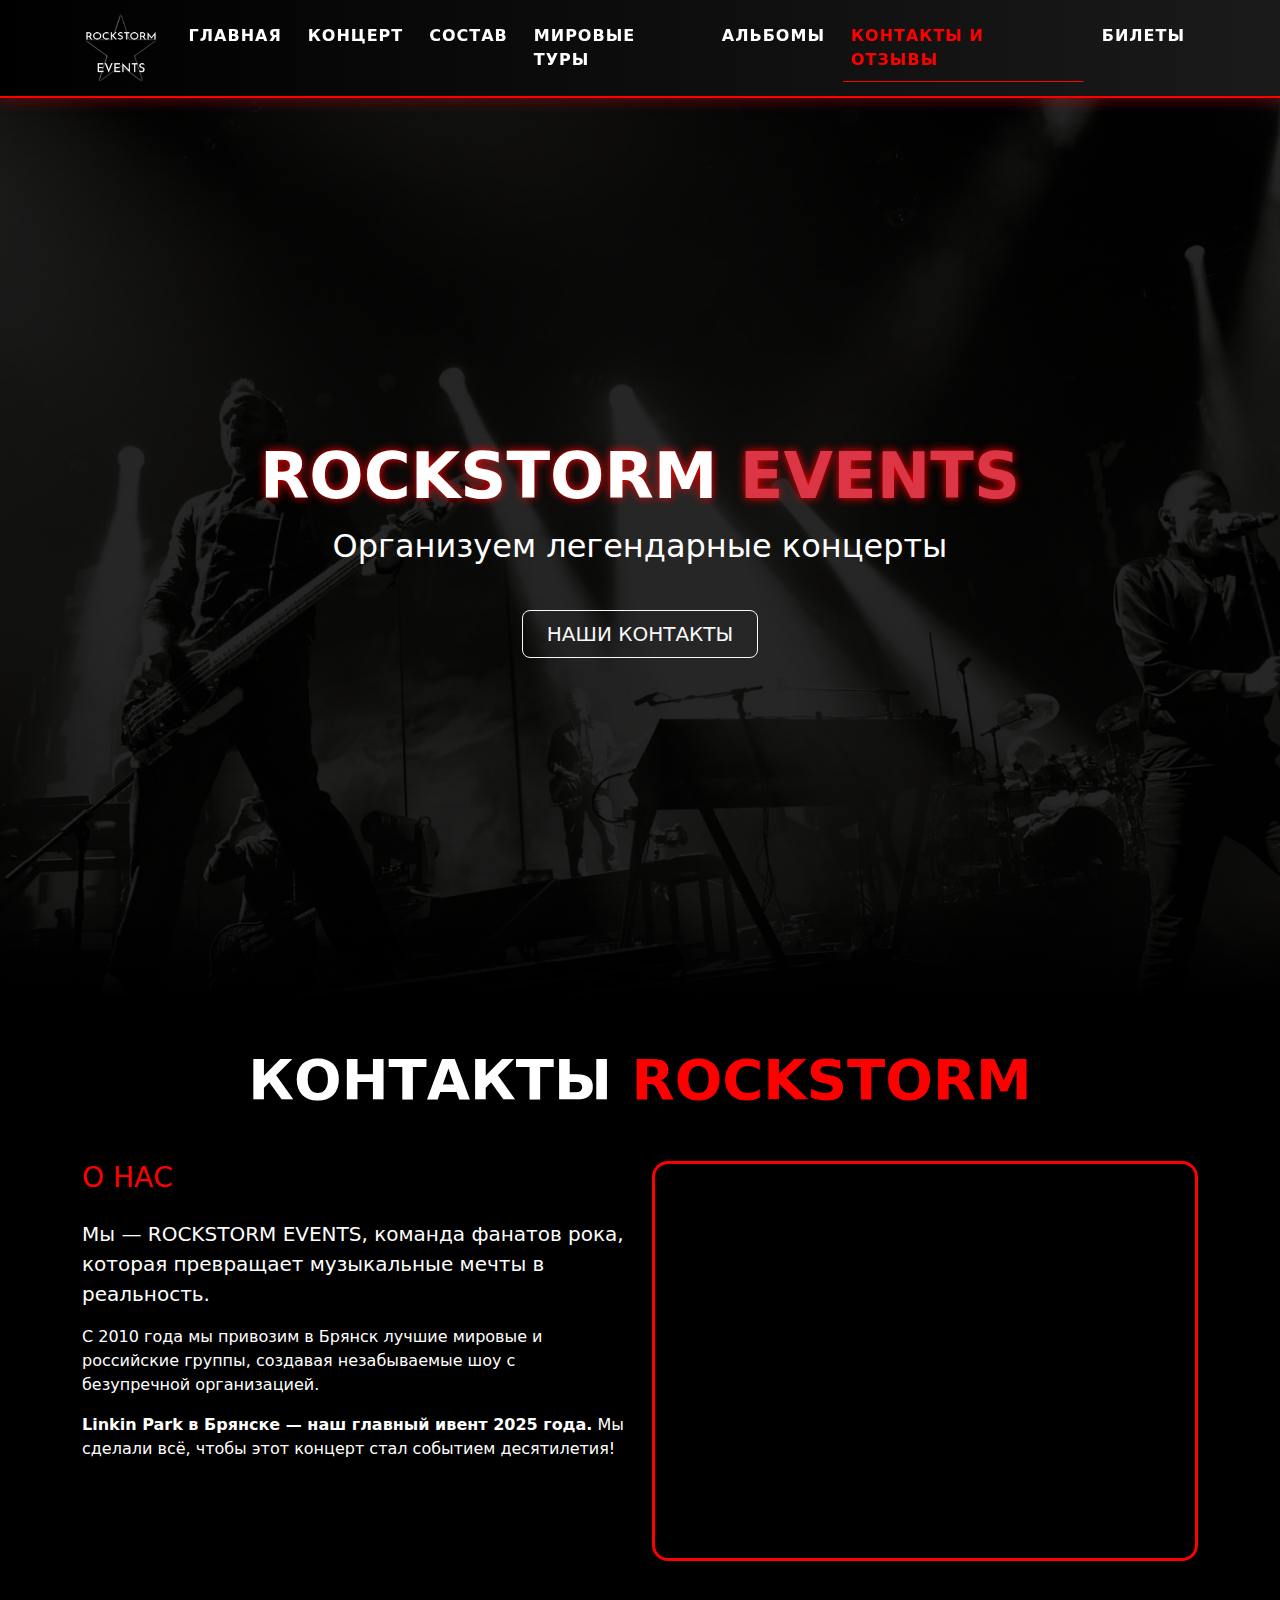
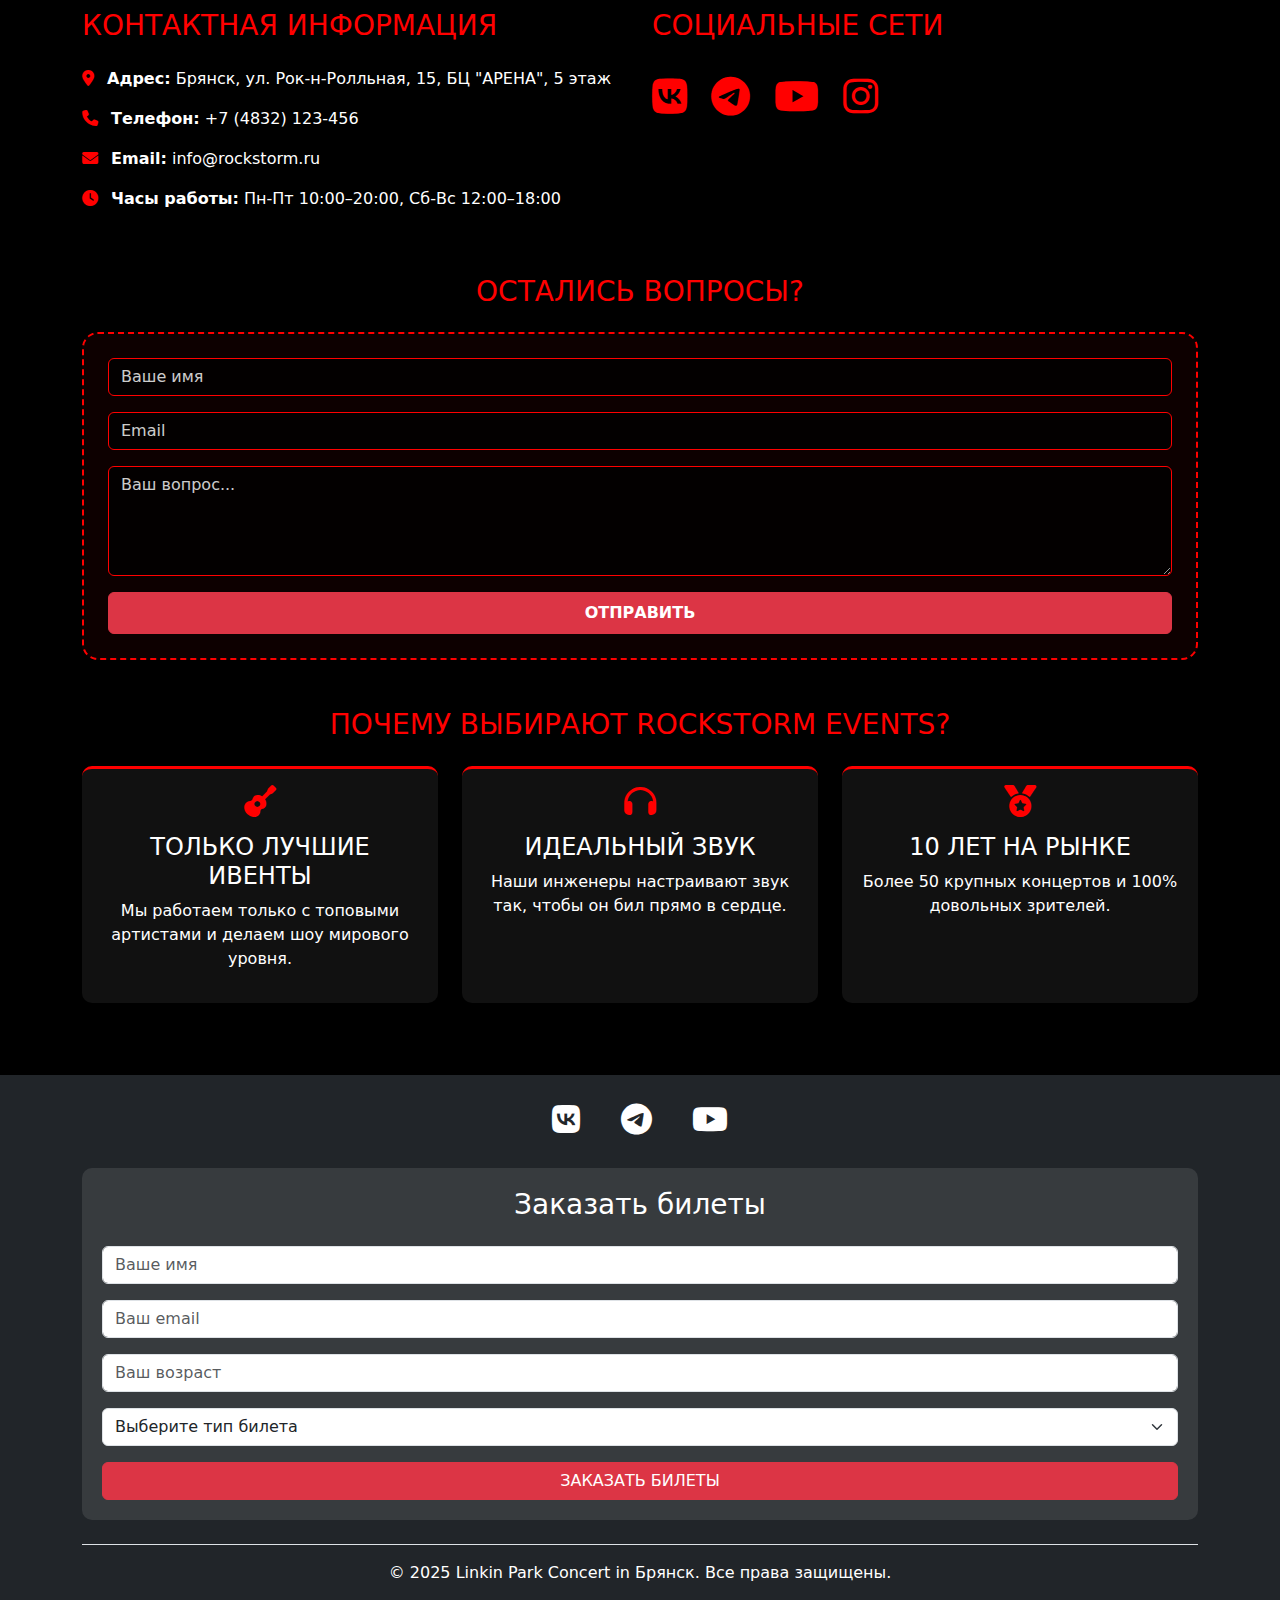
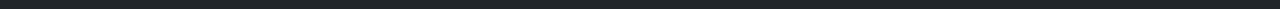
<file: contacts.html>
<!DOCTYPE html>
<html lang="ru">
  <head>
    <meta charset="UTF-8" />
    <meta name="viewport" content="width=device-width, initial-scale=1.0" />
    <title>Контакты</title>
    <link rel="stylesheet" href="css/style.css">
    <link rel="shortcut icon" href="images/favicon.svg" type="image/x-icon">
    <link
      href="https://cdn.jsdelivr.net/npm/bootstrap@5.3.0/dist/css/bootstrap.min.css"
      rel="stylesheet"
    />
    <link
      rel="stylesheet"
      href="https://cdnjs.cloudflare.com/ajax/libs/font-awesome/6.4.0/css/all.min.css"
    />
    <link href="https://unpkg.com/aos@2.3.1/dist/aos.css" rel="stylesheet" />
    <link rel="stylesheet" href="css/style.css">
    <link rel="stylesheet" href="css/style-con.css">
  </head>
  <body>
    
    <!-- Навигация -->
    <nav class="navbar navbar-expand-lg navbar-dark sticky-top">
        <div class="container">
            <a class="navbar-brand" href="glav.html">
                <img src="images/logo.png" alt="Linkin Park" height="40">
            </a>
            <button class="navbar-toggler" type="button" data-bs-toggle="collapse" data-bs-target="#navbarNav" aria-controls="navbarNav" aria-expanded="false" aria-label="Toggle navigation">
                <span class="navbar-toggler-icon"></span>
            </button>
            <div class="collapse navbar-collapse" id="navbarNav">
                <ul class="navbar-nav ms-auto">
                  <li class="nav-item">
                    <a class="nav-link" href="glav.html">Главная</a>
                  </li>
                    <li class="nav-item">
                        <a class="nav-link" href="index.html">Концерт</a>
                    </li>
                    <li class="nav-item">
                        <a class="nav-link" href="about.html">Состав</a>
                    </li>
                    <li class="nav-item">
                        <a class="nav-link" href="tickets.html">Мировые туры</a>
                    </li>
                    <li class="nav-item">
                        <a class="nav-link" href="place.html">Альбомы</a>
                    </li>
                    <li class="nav-item">
                        <a class="nav-link  active" href="contacts.html">Контакты и отзывы</a>
                    </li>
                    <li class="nav-item">
                      <a class="nav-link" href="bileti.html">Билеты</a>
                  </li>
                </ul>
            </div>
        </div>
    </nav>

    <section class="hero-section" style="
    background: linear-gradient(rgba(0, 0, 0, 0.7), rgba(0, 0, 0, 0.7)), 
                url('images/linkinpark.jpg') no-repeat center center;
    background-size: cover;
    height: 100vh;
    display: flex;
    align-items: center;
    justify-content: center;
    text-align: center;
    position: relative;
    overflow: hidden;
">
    <!-- Затемнение для лучшей читаемости текста -->
    <div class="position-absolute top-0 left-0 w-100 h-100" style="background: rgba(0,0,0,0.5);"></div>
    
    <div class="container position-relative z-index-1">
        <h1 class="display-3 fw-bold text-uppercase" style="text-shadow: 0 0 10px #ff0000;">ROCKSTORM <span class="text-danger">EVENTS</span></h1>
        <p class="lead fs-2">Организуем легендарные концерты</p>
        <a href="#main-content" class="btn btn-outline-light btn-lg px-4 py-2 mt-4">НАШИ КОНТАКТЫ</a>
    </div>
    
    <!-- Дополнительный эффект (необязательно) -->
    <div class="position-absolute bottom-0 left-0 w-100" style="height: 100px; background: linear-gradient(to top, #000, transparent);"></div>
</section>

    <!-- Main Content -->
    <section id="main-content" class="py-5">
        <div class="container">
            <h2 class="text-center mb-5 display-4 fw-bold">КОНТАКТЫ <span class="red-accent">ROCKSTORM</span></h2>
            
            <div class="row mb-5">
                <div class="col-lg-6">
                    <h3 class="red-accent mb-4">О НАС</h3>
                    <p class="lead">Мы — <strong>ROCKSTORM EVENTS</strong>, команда фанатов рока, которая превращает музыкальные мечты в реальность.</p>
                    <p>С 2010 года мы привозим в Брянск лучшие мировые и российские группы, создавая незабываемые шоу с безупречной организацией.</p>
                    <p><strong>Linkin Park в Брянске — наш главный ивент 2025 года.</strong> Мы сделали всё, чтобы этот концерт стал событием десятилетия!</p>
                </div>
                <div class="col-lg-6">
                    <div class="map-container">
                        <iframe
                src="https://www.google.com/maps/embed?pb=!1m18!1m12!1m3!1d9413.37364741891!2d34.3587893!3d53.2435624!2m3!1f0!2f0!3f0!3m2!1i1024!2i768!4f13.1!3m3!1m2!1s0x412d05e5e8e9c0e5%3A0x1b0b5a5b5b5b5b5b!2z0JHQuNGC0LDQudGB0LrQuNC5!5e0!3m2!1sru!2sru!4v1620000000000!5m2!1sru!2sru"
                width="100%"
                height="100%"
                style="border: 0"
                allowfullscreen=""
                loading="lazy"
              ></iframe>
                    </div>
                </div>
            </div>

            <div class="row mb-5">
                <div class="col-md-6">
                    <h3 class="red-accent mb-4">КОНТАКТНАЯ ИНФОРМАЦИЯ</h3>
                    <ul class="list-unstyled">
                        <li class="mb-3"><i class="fas fa-map-marker-alt red-accent me-2"></i> <strong>Адрес:</strong> Брянск, ул. Рок-н-Ролльная, 15, БЦ "АРЕНА", 5 этаж</li>
                        <li class="mb-3"><i class="fas fa-phone red-accent me-2"></i> <strong>Телефон:</strong> +7 (4832) 123-456</li>
                        <li class="mb-3"><i class="fas fa-envelope red-accent me-2"></i> <strong>Email:</strong> info@rockstorm.ru</li>
                        <li><i class="fas fa-clock red-accent me-2"></i> <strong>Часы работы:</strong> Пн-Пт 10:00–20:00, Сб-Вс 12:00–18:00</li>
                    </ul>
                </div>
                <div class="col-md-6">
                    <h3 class="red-accent mb-4">СОЦИАЛЬНЫЕ СЕТИ</h3>
                    <div class="d-flex justify-content-start gap-4">
                        <a href="#" class="social-icon"><i class="fab fa-vk"></i></a>
                        <a href="#" class="social-icon"><i class="fab fa-telegram"></i></a>
                        <a href="#" class="social-icon"><i class="fab fa-youtube"></i></a>
                        <a href="#" class="social-icon"><i class="fab fa-instagram"></i></a>
                    </div>
                </div>
            </div>

            <div class="row mb-5">
                <div class="col-12">
                    <h3 class="text-center mb-4 red-accent">ОСТАЛИСЬ ВОПРОСЫ?</h3>
                    <form class="contact-form p-4">
                        <div class="mb-3">
                            <input type="text" class="form-control" placeholder="Ваше имя">
                        </div>
                        <div class="mb-3">
                            <input type="email" class="form-control" placeholder="Email">
                        </div>
                        <div class="mb-3">
                            <textarea class="form-control" rows="4" placeholder="Ваш вопрос..."></textarea>
                        </div>
                        <button type="submit" class="btn btn-danger w-100 py-2 fw-bold">ОТПРАВИТЬ</button>
                    </form>
                </div>
            </div>

            <div class="row">
                <div class="col-12">
                    <h3 class="text-center mb-4 red-accent">ПОЧЕМУ ВЫБИРАЮТ ROCKSTORM EVENTS?</h3>
                    <div class="row">
                        <div class="col-md-4 mb-4">
                            <div class="feature-card p-3 text-center">
                                <i class="fas fa-guitar red-accent mb-3" style="font-size: 2rem;"></i>
                                <h4 class="text-white">ТОЛЬКО ЛУЧШИЕ ИВЕНТЫ</h4>
                                <p>Мы работаем только с топовыми артистами и делаем шоу мирового уровня.</p>
                            </div>
                        </div>
                        <div class="col-md-4 mb-4">
                            <div class="feature-card p-3 text-center">
                                <i class="fas fa-headphones red-accent mb-3" style="font-size: 2rem;"></i>
                                <h4 class="text-white">ИДЕАЛЬНЫЙ ЗВУК</h4>
                                <p>Наши инженеры настраивают звук так, чтобы он бил прямо в сердце.</p>
                            </div>
                        </div>
                        <div class="col-md-4 mb-4">
                            <div class="feature-card p-3 text-center">
                                <i class="fas fa-medal red-accent mb-3" style="font-size: 2rem;"></i>
                                <h4 class="text-white">10 ЛЕТ НА РЫНКЕ</h4>
                                <p>Более 50 крупных концертов и 100% довольных зрителей.</p>
                            </div>
                        </div>
                    </div>
                </div>
            </div>
        </div>
    </section>

    <!-- Футер -->
    <footer
    class="bg-dark text-white"
    style="padding-top: 0.1rem; padding-bottom: 0.5rem"
  >
    <div class="container">
      <!-- Соцсети -->
      <div class="text-center footer-icons">
        <a href="#"><i class="fab fa-vk"></i></a>
        <a href="#"><i class="fab fa-telegram"></i></a>
        <a href="#"><i class="fab fa-youtube"></i></a>
      </div>

      <!-- Две колонки -->
      <div class="row mt-4">
        <div class="col-md-12">
          <div class="footer-form">
            <h3 class="text-center mb-4">Заказать билеты</h3>
            <form id="tickets">
              <div class="mb-3">
                <input
                  type="text"
                  class="form-control"
                  placeholder="Ваше имя"
                  required
                />
              </div>
              <div class="mb-3">
                <input
                  type="email"
                  class="form-control"
                  placeholder="Ваш email"
                  required
                />
              </div>
              <div class="mb-3">
                <input
                  type="number"
                  class="form-control"
                  placeholder="Ваш возраст"
                  min="1"
                  required
                />
              </div>
              <div class="mb-3">
                <select class="form-select" required>
                  <option value="" disabled selected>
                    Выберите тип билета
                  </option>
                  <option value="vip">VIP - 10 000 руб.</option>
                  <option value="gold">Gold - 7 000 руб.</option>
                  <option value="silver">Silver - 5 000 руб.</option>
                  <option value="regular">Regular - 3 000 руб.</option>
                </select>
              </div>
              <div class="d-grid">
                <button type="submit" class="btn btn-danger">
                  ЗАКАЗАТЬ БИЛЕТЫ
                </button>
              </div>
            </form>
          </div>
        </div>
      </div>

      <div class="text-center mt-4 pt-3 border-top">
        <p>&copy; 2025 Linkin Park Concert in Брянск. Все права защищены.</p>
      </div>
    </div>
  </footer>

    <script src="https://cdn.jsdelivr.net/npm/bootstrap@5.3.0/dist/js/bootstrap.bundle.min.js"></script>
    <script src="https://unpkg.com/aos@2.3.1/dist/aos.js"></script>
    <script>
      // Инициализируем AOS
      AOS.init({
        once: false, // Анимация будет повторяться при каждой прокрутке
        easing: "ease", // Плавное замедление в конце
      });
    </script>
  </body>
</html>
</file>
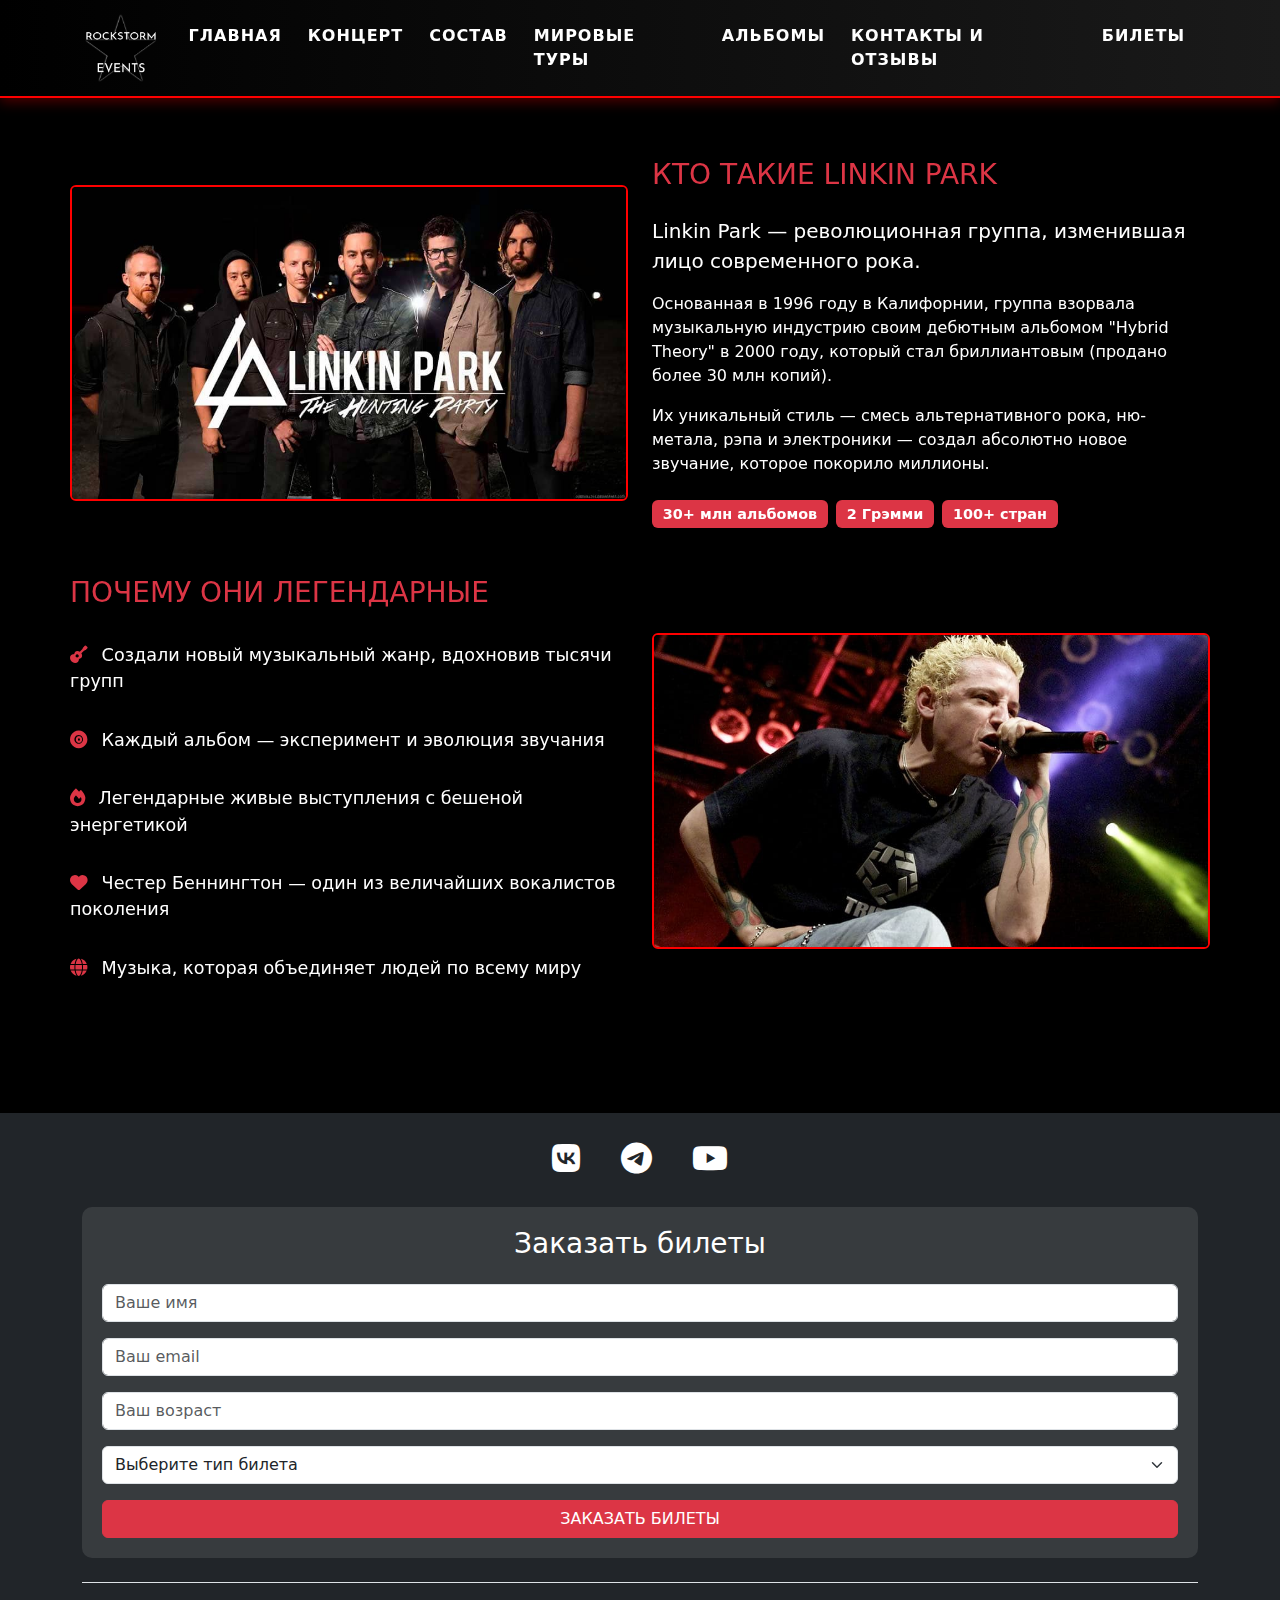
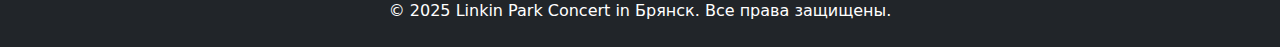
<file: glav.html>
<!DOCTYPE html>
<html lang="ru">
  <head>
    <meta charset="UTF-8" />
    <meta name="viewport" content="width=device-width, initial-scale=1.0" />
    <title>Контакты</title>
    <link rel="stylesheet" href="css/style.css">
    <link rel="shortcut icon" href="images/favicon.svg" type="image/x-icon">
    <link
      href="https://cdn.jsdelivr.net/npm/bootstrap@5.3.0/dist/css/bootstrap.min.css"
      rel="stylesheet"
    />
    <link
      rel="stylesheet"
      href="https://cdnjs.cloudflare.com/ajax/libs/font-awesome/6.4.0/css/all.min.css"
    />
    <link href="https://unpkg.com/aos@2.3.1/dist/aos.css" rel="stylesheet" />
    <link rel="stylesheet" href="css/style.css">
    <link rel="stylesheet" href="css/style-con.css">
    <style>
      /* Дополнительные стили для исправления отображения */
      .content-section {
        padding: 60px 0;
      }
      .info-block {
        padding: 30px;
        border-radius: 10px;
        margin-bottom: 30px;
        box-shadow: 0 5px 15px rgba(0,0,0,0.1);
      }
      .img-container {
        position: relative;
        overflow: hidden;
        border-radius: 10px;
      }
      .img-container img {
        transition: transform 0.3s ease;
      }
      .img-container:hover img {
        transform: scale(1.03);
      }
      .badge {
        font-size: 0.9rem;
        padding: 0.5em 0.75em;
      }
      .list-unstyled li {
        padding: 8px 0;
        font-size: 1.1rem;
      }
      .navbar {
        background-color: rgba(0,0,0,0.9) !important;
      }
    </style>
  </head>
  <body>
    
    <!-- Навигация -->
    <nav class="navbar navbar-expand-lg navbar-dark sticky-top">
        <div class="container">
            <a class="navbar-brand" href="glav.html">
                <img src="images/logo.png" alt="Linkin Park" height="40">
            </a>
            <button class="navbar-toggler" type="button" data-bs-toggle="collapse" data-bs-target="#navbarNav" aria-controls="navbarNav" aria-expanded="false" aria-label="Toggle navigation">
                <span class="navbar-toggler-icon"></span>
            </button>
            <div class="collapse navbar-collapse" id="navbarNav">
                <ul class="navbar-nav ms-auto">
                  <li class="nav-item">
                    <a class="nav-link" href="glav.html">Главная</a>
                  </li>
                    <li class="nav-item">
                        <a class="nav-link" href="index.html">Концерт</a>
                    </li>
                    <li class="nav-item">
                        <a class="nav-link" href="about.html">Состав</a>
                    </li>
                    <li class="nav-item">
                        <a class="nav-link" href="tickets.html">Мировые туры</a>
                    </li>
                    <li class="nav-item">
                        <a class="nav-link" href="place.html">Альбомы</a>
                    </li>
                    <li class="nav-item">
                        <a class="nav-link" href="contacts.html">Контакты и отзывы</a>
                    </li>
                    <li class="nav-item">
                        <a class="nav-link" href="bileti.html">Билеты</a>
                    </li>
                </ul>
            </div>
        </div>
    </nav>

    <!-- Основное содержимое -->
    <main class="container content-section">

      <div class="row align-items-center mb-5 gy-4" data-aos="fade-right">
        <div class="col-lg-6 img-container">
          <img src="images/lp.jpg" alt="Linkin Park" class="img-fluid rounded shadow-lg w-100" style="border: 2px solid #ff0000;">
        </div>
        <div class="col-lg-6">
          <h3 class="text-danger mb-4">КТО ТАКИЕ LINKIN PARK</h3>
          <p class="lead">Linkin Park — революционная группа, изменившая лицо современного рока.</p>
          <p>Основанная в 1996 году в Калифорнии, группа взорвала музыкальную индустрию своим дебютным альбомом "Hybrid Theory" в 2000 году, который стал бриллиантовым (продано более 30 млн копий).</p>
          <p>Их уникальный стиль — смесь альтернативного рока, ню-метала, рэпа и электроники — создал абсолютно новое звучание, которое покорило миллионы.</p>
          <div class="d-flex flex-wrap gap-2 mt-4">
            <span class="badge bg-danger">30+ млн альбомов</span>
            <span class="badge bg-danger">2 Грэмми</span>
            <span class="badge bg-danger">100+ стран</span>
          </div>
        </div>
      </div>

      <div class="row align-items-center mb-5 gy-4" data-aos="fade-up">
        <div class="col-lg-6 order-lg-2 img-container">
          <img src="images/chester.jpg" alt="Chester Bennington" class="img-fluid rounded shadow-lg w-100" style="border: 2px solid #ff0000;">
        </div>
        <div class="col-lg-6 order-lg-1">
          <h3 class="text-danger mb-4">ПОЧЕМУ ОНИ ЛЕГЕНДАРНЫЕ</h3>
          <ul class="list-unstyled">
            <li class="mb-3"><i class="fas fa-guitar text-danger me-2"></i> Создали новый музыкальный жанр, вдохновив тысячи групп</li>
            <li class="mb-3"><i class="fas fa-record-vinyl text-danger me-2"></i> Каждый альбом — эксперимент и эволюция звучания</li>
            <li class="mb-3"><i class="fas fa-fire text-danger me-2"></i> Легендарные живые выступления с бешеной энергетикой</li>
            <li class="mb-3"><i class="fas fa-heart text-danger me-2"></i> Честер Беннингтон — один из величайших вокалистов поколения</li>
            <li><i class="fas fa-globe text-danger me-2"></i> Музыка, которая объединяет людей по всему миру</li>
          </ul>
        </div>
      </div>
    </main>

    <!-- Футер -->
    <footer
    class="bg-dark text-white"
    style="padding-top: 0.1rem; padding-bottom: 0.5rem"
  >
    <div class="container">
      <!-- Соцсети -->
      <div class="text-center footer-icons">
        <a href="#"><i class="fab fa-vk"></i></a>
        <a href="#"><i class="fab fa-telegram"></i></a>
        <a href="#"><i class="fab fa-youtube"></i></a>
      </div>

      <!-- Две колонки -->
      <div class="row mt-4">
        <div class="col-md-12">
          <div class="footer-form">
            <h3 class="text-center mb-4">Заказать билеты</h3>
            <form id="tickets">
              <div class="mb-3">
                <input
                  type="text"
                  class="form-control"
                  placeholder="Ваше имя"
                  required
                />
              </div>
              <div class="mb-3">
                <input
                  type="email"
                  class="form-control"
                  placeholder="Ваш email"
                  required
                />
              </div>
              <div class="mb-3">
                <input
                  type="number"
                  class="form-control"
                  placeholder="Ваш возраст"
                  min="1"
                  required
                />
              </div>
              <div class="mb-3">
                <select class="form-select" required>
                  <option value="" disabled selected>
                    Выберите тип билета
                  </option>
                  <option value="vip">VIP - 10 000 руб.</option>
                  <option value="gold">Gold - 7 000 руб.</option>
                  <option value="silver">Silver - 5 000 руб.</option>
                  <option value="regular">Regular - 3 000 руб.</option>
                </select>
              </div>
              <div class="d-grid">
                <button type="submit" class="btn btn-danger">
                  ЗАКАЗАТЬ БИЛЕТЫ
                </button>
              </div>
            </form>
          </div>
        </div>
      </div>

      <div class="text-center mt-4 pt-3 border-top">
        <p>&copy; 2025 Linkin Park Concert in Брянск. Все права защищены.</p>
      </div>
    </div>
  </footer>

    <script src="https://cdn.jsdelivr.net/npm/bootstrap@5.3.0/dist/js/bootstrap.bundle.min.js"></script>
    <script src="https://unpkg.com/aos@2.3.1/dist/aos.js"></script>
    <script>
      // Инициализируем AOS
      AOS.init({
        once: false, // Анимация будет повторяться при каждой прокрутке
        easing: "ease", // Плавное замедление в конце
      });
    </script>
  </body>
</html>
</file>
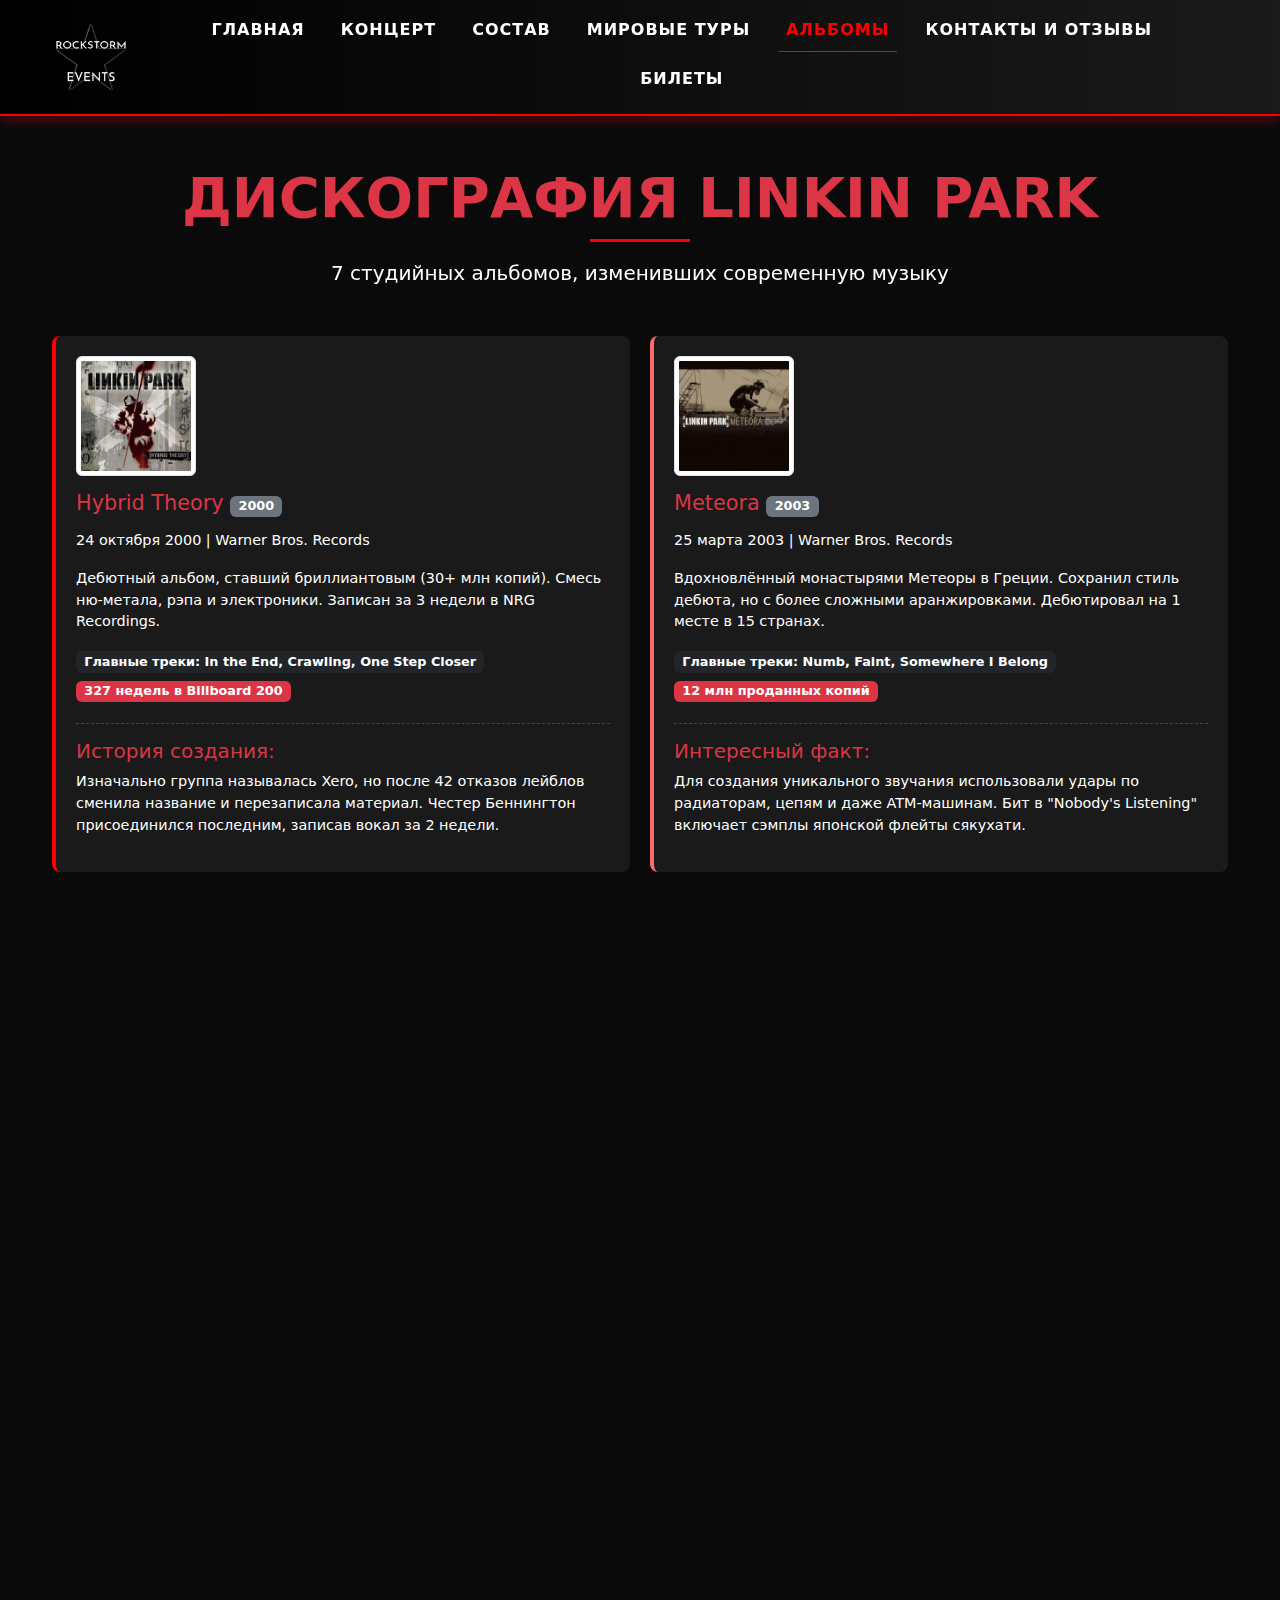
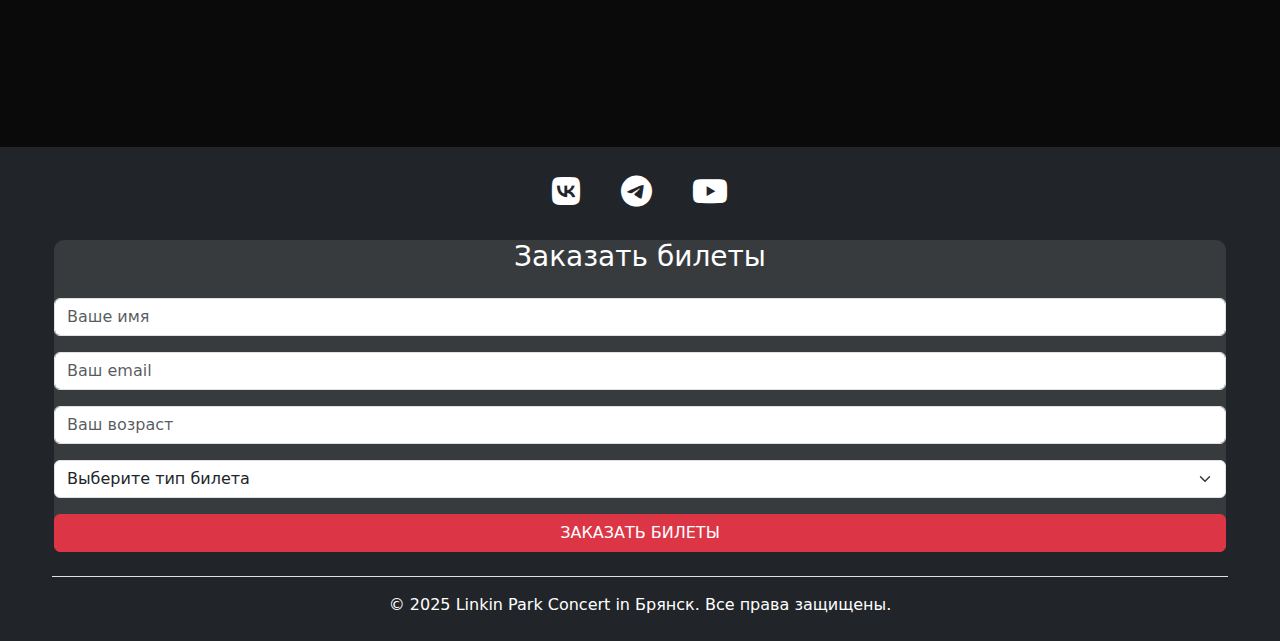
<file: place.html>
<!DOCTYPE html>
<html lang="ru">
  <head>
    <meta charset="UTF-8" />
    <meta name="viewport" content="width=device-width, initial-scale=1.0" />
    <title>Место</title>
    <link rel="stylesheet" href="css/style.css">
    <link rel="shortcut icon" href="images/favicon.svg" type="image/x-icon">
    <link
      href="https://cdn.jsdelivr.net/npm/bootstrap@5.3.0/dist/css/bootstrap.min.css"
      rel="stylesheet"
    />
    <link
      rel="stylesheet"
      href="https://cdnjs.cloudflare.com/ajax/libs/font-awesome/6.4.0/css/all.min.css"
    />
    <link href="https://unpkg.com/aos@2.3.1/dist/aos.css" rel="stylesheet" />
    <link rel="stylesheet" href="css/style.css">
    <link rel="stylesheet" href="css/style-place.css">
  </head>
  <body>
    
    <!-- Навигация -->
    <nav class="navbar navbar-expand-lg navbar-dark sticky-top">
        <div class="container">
            <a class="navbar-brand" href="glav.html">
                <img src="images/logo.png" alt="Linkin Park" height="40">
            </a>
            <button class="navbar-toggler" type="button" data-bs-toggle="collapse" data-bs-target="#navbarNav" aria-controls="navbarNav" aria-expanded="false" aria-label="Toggle navigation">
                <span class="navbar-toggler-icon"></span>
            </button>
            <div class="collapse navbar-collapse" id="navbarNav">
                <ul class="navbar-nav ms-auto">
                  <li class="nav-item">
                    <a class="nav-link" href="glav.html">Главная</a>
                  </li>
                    <li class="nav-item">
                        <a class="nav-link" href="index.html">Концерт</a>
                    </li>
                    <li class="nav-item">
                        <a class="nav-link" href="about.html">Состав</a>
                    </li>
                    <li class="nav-item">
                        <a class="nav-link" href="tickets.html">Мировые туры</a>
                    </li>
                    <li class="nav-item">
                        <a class="nav-link active" href="place.html">Альбомы</a>
                    </li>
                    <li class="nav-item">
                        <a class="nav-link" href="contacts.html">Контакты и отзывы</a>
                    </li>
                    <li class="nav-item">
                      <a class="nav-link" href="bileti.html">Билеты</a>
                  </li>
                </ul>
            </div>
        </div>
    </nav>

    <section class="py-5" style="background: #0a0a0a; color: white;">
      <div class="container">
        <!-- Заголовок -->
        <div class="text-center mb-5" data-aos="fade-down">
          <h1 class="display-4 fw-bold text-danger">ДИСКОГРАФИЯ LINKIN PARK</h1>
          <div class="mx-auto" style="height: 3px; width: 100px; background: #ff0000;"></div>
          <p class="lead mt-3">7 студийных альбомов, изменивших современную музыку</p>
        </div>
    
        <!-- Альбомы -->
        <div class="row g-4">
          <!-- Hybrid Theory -->
          <div class="col-lg-6" data-aos="fade-right">
            <div class="album-card h-100 p-4" style="border-left: 4px solid #ff0000;">
              <div class="d-flex">
                <img src="images/hybteo.jpg" 
                     alt="Hybrid Theory" 
                     class="img-thumbnail me-4" 
                     style="width: 150px; height: 150px; object-fit: cover;">
                <div>
                  <h2 class="text-danger">Hybrid Theory <span class="badge bg-secondary">2000</span></h2>
                  <p class="">24 октября 2000 | Warner Bros. Records</p>
                  <p>Дебютный альбом, ставший бриллиантовым (30+ млн копий). Смесь ню-метала, рэпа и электроники. Записан за 3 недели в NRG Recordings.</p>
                  <div class="mt-3">
                    <span class="badge bg-dark me-2">Главные треки: In the End, Crawling, One Step Closer</span>
                    <span class="badge bg-danger">327 недель в Billboard 200</span>
                  </div>
                </div>
              </div>
              <div class="album-details mt-3" style="border-top: 1px dashed #444; padding-top: 15px;">
                <h5 class="text-danger">История создания:</h5>
                <p>Изначально группа называлась Xero, но после 42 отказов лейблов сменила название и перезаписала материал. Честер Беннингтон присоединился последним, записав вокал за 2 недели.</p>
              </div>
            </div>
          </div>
    
          <!-- Meteora -->
          <div class="col-lg-6" data-aos="fade-left">
            <div class="album-card h-100 p-4" style="border-left: 4px solid #ff6b6b;">
              <div class="d-flex">
                <img src="images/meteora.jpg" 
                     alt="Meteora" 
                     class="img-thumbnail me-4" 
                     style="width: 150px; height: 150px; object-fit: cover;">
                <div>
                  <h2 class="text-danger">Meteora <span class="badge bg-secondary">2003</span></h2>
                  <p class="">25 марта 2003 | Warner Bros. Records</p>
                  <p>Вдохновлённый монастырями Метеоры в Греции. Сохранил стиль дебюта, но с более сложными аранжировками. Дебютировал на 1 месте в 15 странах.</p>
                  <div class="mt-3">
                    <span class="badge bg-dark me-2">Главные треки: Numb, Faint, Somewhere I Belong</span>
                    <span class="badge bg-danger">12 млн проданных копий</span>
                  </div>
                </div>
              </div>
              <div class="album-details mt-3" style="border-top: 1px dashed #444; padding-top: 15px;">
                <h5 class="text-danger">Интересный факт:</h5>
                <p>Для создания уникального звучания использовали удары по радиаторам, цепям и даже ATM-машинам. Бит в "Nobody's Listening" включает сэмплы японской флейты сякухати.</p>
              </div>
            </div>
          </div>
    
          <!-- Minutes to Midnight -->
          <div class="col-lg-6" data-aos="fade-right" data-aos-delay="100">
            <div class="album-card h-100 p-4" style="border-left: 4px solid #ff9e9e;">
              <div class="d-flex">
                <img src="images/midnight.jpg" 
                     alt="Minutes to Midnight" 
                     class="img-thumbnail me-4" 
                     style="width: 150px; height: 150px; object-fit: cover;">
                <div>
                  <h2 class="text-danger">Minutes to Midnight <span class="badge bg-secondary">2007</span></h2>
                  <p class="">14 мая 2007 | Warner Bros. Records</p>
                  <p>Радикальный уход от прежнего звучания. 150 демо-версий, 3 года записи. Название отсылается к Часам Судного дня.</p>
                  <div class="mt-3">
                    <span class="badge bg-dark me-2">Главные треки: What I've Done, Bleed It Out, Shadow of the Day</span>
                    <span class="badge bg-danger">20 млн копий</span>
                  </div>
                </div>
              </div>
              <div class="album-details mt-3" style="border-top: 1px dashed #444; padding-top: 15px;">
                <h5 class="text-danger">Конфликт в студии:</h5>
                <p>Рик Рубин (продюсер) заставил группу переписать материал 3 раза. Честер угрожал уйти из-за трека "Leave Out All the Rest", который позже стал хитом.</p>
              </div>
            </div>
          </div>
    
          <!-- A Thousand Suns -->
          <div class="col-lg-6" data-aos="fade-left" data-aos-delay="100">
            <div class="album-card h-100 p-4" style="border-left: 4px solid #ffc4c4;">
              <div class="d-flex">
                <img src="images/thousand.webp" 
                     alt="A Thousand Suns" 
                     class="img-thumbnail me-4" 
                     style="width: 150px; height: 150px; object-fit: cover;">
                <div>
                  <h2 class="text-danger">A Thousand Suns <span class="badge bg-secondary">2010</span></h2>
                  <p class="">10 сентября 2010 | Warner Bros. Records</p>
                  <p>Концептуальный альбом о ядерной угрозе. Вдохновлён цитатой из Бхагавад-гиты: "Я стал Смертью, разрушителем миров".</p>
                  <div class="mt-3">
                    <span class="badge bg-dark me-2">Главные треки: The Catalyst, Waiting for the End, Iridescent</span>
                    <span class="badge bg-danger">Первое место в 15 странах</span>
                  </div>
                </div>
              </div>
              <div class="album-details mt-3" style="border-top: 1px dashed #444; padding-top: 15px;">
                <h5 class="text-danger">Эксперименты:</h5>
                <p>Для "When They Come for Me" Майк Шинода изучал африканские ритмы 3 месяца. В "The Requiem" использован голос Оппенгеймера из архивных записей.</p>
              </div>
            </div>
          </div>
        </div>
    
        <!-- Дополнительная информация -->
        <div class="row mt-5">
          <div class="col-md-6" data-aos="fade-up">
            <div class="p-4 rounded" style="background: rgba(255,0,0,0.05);">
              <h3 class="text-danger"><i class="fas fa-chart-line me-2"></i>Коммерческий успех</h3>
              <ul class="list-unstyled">
                <li class="mb-2">• <strong>100+ млн</strong> проданных альбомов</li>
                <li class="mb-2">• <strong>2 Grammy Awards</strong> (включая "Crawling")</li>
                <li class="mb-2">• <strong>5 альбомов №1</strong> в Billboard 200</li>
                <li>• <strong>Самый успешный</strong> рок-проект 2000-х</li>
              </ul>
            </div>
          </div>
          <div class="col-md-6" data-aos="fade-up" data-aos-delay="100">
            <div class="p-4 rounded" style="background: rgba(255,0,0,0.05); border: 1px solid rgba(255,0,0,0.2);">
              <h3 class="text-danger mb-4">
                <i class="fas fa-wave-square me-2"></i>Эволюция звука
                <small class="d-block  mt-1">2000 → 2017</small>
              </h3>
              
              <div class="sound-evolution mb-3">
                <div class="progress" style="height: 12px; background: rgba(255,255,255,0.1); border-radius: 6px; box-shadow: 0 2px 5px rgba(0,0,0,0.2);">
                  <div class="progress-bar bg-danger" role="progressbar" style="width: 20%; border-radius: 6px 0 0 6px;" 
                       data-bs-toggle="tooltip" title="Hybrid Theory / Meteora (2000-2003)"></div>
                  <div class="progress-bar bg-warning" role="progressbar" style="width: 30%;" 
                       data-bs-toggle="tooltip" title="Minutes to Midnight (2007)"></div>
                  <div class="progress-bar bg-info" role="progressbar" style="width: 25%;" 
                       data-bs-toggle="tooltip" title="A Thousand Suns (2010)"></div>
                  <div class="progress-bar bg-success" role="progressbar" style="width: 25%; border-radius: 0 6px 6px 0;" 
                       data-bs-toggle="tooltip" title="Living Things / One More Light (2012-2017)"></div>
                </div>
                
                <div class="d-flex justify-content-between mt-2 px-2">
                  <small class="text-danger fw-bold">Nu-metal</small>
                  <small class="text-warning fw-bold">Alt-rock</small>
                  <small class="text-info fw-bold">Electronic</small>
                  <small class="text-success fw-bold">Experimental</small>
                </div>
              </div>
              
              <p class="mb-0" style="font-size: 0.9rem;">
                <i class="fas fa-random text-danger me-1"></i> Постоянный поиск нового звучания: от агрессивных гитар до электронных текстур
              </p>
            </div>
          </div>
          
          <style>
            .sound-evolution .progress-bar {
              transition: all 1s ease;
              position: relative;
              overflow: hidden;
            }
            .sound-evolution .progress-bar::after {
              content: '';
              position: absolute;
              top: 0;
              left: 0;
              right: 0;
              bottom: 0;
              background: linear-gradient(90deg, 
                          rgba(255,255,255,0.1) 0%, 
                          rgba(255,255,255,0.3) 50%, 
                          rgba(255,255,255,0.1) 100%);
              animation: shine 2.5s infinite;
            }
            @keyframes shine {
              0% { transform: translateX(-100%); }
              100% { transform: translateX(100%); }
            }
          </style>
          
          <script>
            // Активируем подсказки Bootstrap (если подключен)
            if (typeof bootstrap !== 'undefined') {
              const tooltipTriggerList = [].slice.call(document.querySelectorAll('[data-bs-toggle="tooltip"]'));
              tooltipTriggerList.map(function (tooltipTriggerEl) {
                return new bootstrap.Tooltip(tooltipTriggerEl);
              });
            }
          </script>
        </div>
      </div>
    </section>
    
    <style>
      .album-card {
        background: #1a1a1a;
        border-radius: 8px;
        transition: transform 0.3s;
      }
      .album-card:hover {
        transform: translateY(-5px);
        box-shadow: 0 10px 20px rgba(255,0,0,0.1);
      }
    </style>

    <!-- Футер -->
    <footer
    class="bg-dark text-white"
    style="padding-top: 0.1rem; padding-bottom: 0.5rem"
  >
    <div class="container">
      <!-- Соцсети -->
      <div class="text-center footer-icons">
        <a href="#"><i class="fab fa-vk"></i></a>
        <a href="#"><i class="fab fa-telegram"></i></a>
        <a href="#"><i class="fab fa-youtube"></i></a>
      </div>

      <!-- Две колонки -->
      <div class="row mt-4">
        <div class="col-md-12">
          <div class="footer-form">
            <h3 class="text-center mb-4">Заказать билеты</h3>
            <form id="tickets">
              <div class="mb-3">
                <input
                  type="text"
                  class="form-control"
                  placeholder="Ваше имя"
                  required
                />
              </div>
              <div class="mb-3">
                <input
                  type="email"
                  class="form-control"
                  placeholder="Ваш email"
                  required
                />
              </div>
              <div class="mb-3">
                <input
                  type="number"
                  class="form-control"
                  placeholder="Ваш возраст"
                  min="1"
                  required
                />
              </div>
              <div class="mb-3">
                <select class="form-select" required>
                  <option value="" disabled selected>
                    Выберите тип билета
                  </option>
                  <option value="vip">VIP - 10 000 руб.</option>
                  <option value="gold">Gold - 7 000 руб.</option>
                  <option value="silver">Silver - 5 000 руб.</option>
                  <option value="regular">Regular - 3 000 руб.</option>
                </select>
              </div>
              <div class="d-grid">
                <button type="submit" class="btn btn-danger">
                  ЗАКАЗАТЬ БИЛЕТЫ
                </button>
              </div>
            </form>
          </div>
        </div>
      </div>

      <div class="text-center mt-4 pt-3 border-top">
        <p>&copy; 2025 Linkin Park Concert in Брянск. Все права защищены.</p>
      </div>
    </div>
  </footer>

    <script src="https://cdn.jsdelivr.net/npm/bootstrap@5.3.0/dist/js/bootstrap.bundle.min.js"></script>
    <script src="https://unpkg.com/aos@2.3.1/dist/aos.js"></script>
    <script>
      // Инициализируем AOS
      AOS.init({
        once: false, // Анимация будет повторяться при каждой прокрутке
        easing: "ease", // Плавное замедление в конце
      });
    </script>
  </body>
</html>
</file>
<file: css/style.css>
.info-block {
  padding: 30px;
  border-radius: 10px;
  margin-bottom: 30px;
  height: 100%;
}
.footer-icons {
  font-size: 2rem;
  margin: 20px 0;
}
.footer-icons a {
  color: white;
  margin: 0 15px;
  transition: all 0.3s;
}
.footer-icons a:hover {
  color: #ff6b6b;
  transform: scale(1.2);
}
.footer-form {
  background: rgba(255, 255, 255, 0.1);
  padding: 20px;
  border-radius: 10px;
}
.map-container {
  height: 100%;
  min-height: 300px;
  border-radius: 10px;
  overflow: hidden;
}

.navbar {
background: linear-gradient(to right, #000000, #1a1a1a);
border-bottom: 2px solid #ff0000;
box-shadow: 0 4px 12px rgba(255, 0, 0, 0.3);
}

.navbar-brand img {
height: 70px;
}

.navbar-toggler {
border-color: rgba(255, 0, 0, 0.5);
}

.navbar-toggler-icon {
background-image: url("data:image/svg+xml,%3csvg xmlns='http://www.w3.org/2000/svg' viewBox='0 0 30 30'%3e%3cpath stroke='rgba%28255, 0, 0, 1%29' stroke-linecap='round' stroke-miterlimit='10' stroke-width='2' d='M4 7h22M4 15h22M4 23h22'/%3e%3c/svg%3e");
}

.nav-link {
position: relative;
font-weight: 600;
text-transform: uppercase;
letter-spacing: 1px;
padding: 10px 15px;
margin: 0 5px;
color: #ffffff !important;
transition: color 0.3s;
overflow: hidden;
}

.nav-link:hover {
color: #ff0000 !important;
}

.nav-link::after {
content: '';
position: absolute;
bottom: -2px;
left: 50%;
width: 0;
height: 3px;
background: #ff0000;
transform: translateX(-50%);
transition: all 0.3s ease;
}

.nav-link:hover::after,
.nav-link.active::after {
width: 100%;
}

.nav-link.active {
color: #ff0000 !important;
cursor: default;
}

::-webkit-scrollbar {
  width: 12px;
}
::-webkit-scrollbar-track {
  background: #000;
}
::-webkit-scrollbar-thumb {
  background: #ff0000;
}
</file>
<file: css/style-con.css>
body {
    background-color: #000;
    color: #fff;
}

.red-accent {
    color: #ff0000;
}

.map-container {
    height: 400px;
    border: 3px solid #ff0000;
    border-radius: 1rem;
    overflow: hidden;
    transition: all 0.3s;
}

.map-container:hover {
    box-shadow: 0 0 25px rgba(255, 0, 0, 0.5);
}

.social-icon {
    font-size: 2.5rem;
    color: #ff0000;
    transition: all 0.3s;
    display: inline-block;
}

.social-icon:hover {
    transform: scale(1.1);
}

.contact-form {
    background: rgba(255, 0, 0, 0.05);
    border: 2px dashed #ff0000;
    border-radius: 1rem;
}

.contact-form input,
.contact-form textarea {
    background: rgba(0, 0, 0, 0.7) !important;
    color: white !important;
    border: 1px solid #ff0000 !important;
}

.contact-form input:focus,
.contact-form textarea:focus {
    box-shadow: 0 0 10px #ff0000 !important;
}

.feature-card {
    background: #111;
    border-radius: 10px;
    border-top: 3px solid #ff0000;
    height: 100%;
    transition: transform 0.3s;
}

.feature-card:hover {
    transform: translateY(-5px);
}

::-webkit-scrollbar {
    width: 12px;
}

::-webkit-scrollbar-track {
    background: #000;
}

::-webkit-scrollbar-thumb {
    background: #ff0000;
}

::selection {
    background: #ff0000;
    color: white;
}

.hero-section {
    height: 100vh;
    background: linear-gradient(rgba(0, 0, 0, 0.7), rgba(0, 0, 0, 0.7)), url('https://i.imgur.com/KLQZ4aE.jpg');
    background-size: cover;
    background-position: center;
    display: flex;
    align-items: center;
    justify-content: center;
    text-align: center;
}

.contact-form input::placeholder,
.contact-form textarea::placeholder {
    color: #fff !important;
    opacity: 0.8;
}
</file>
<file: css/style-place.css>
/* Custom Scrollbar */
::-webkit-scrollbar {
    width: 12px;
  }
  ::-webkit-scrollbar-track {
    background: #000;
  }
  ::-webkit-scrollbar-thumb {
    background: #ff0000;
  }
  
  /* Text Selection */
  ::selection {
    background: #ff0000;
    color: white;
  }
  
  /* Image Hover Effects */
  .img-hover-effect {
    transition: transform 0.5s, filter 0.5s;
    filter: grayscale(20%);
  }
  
  .img-hover-effect:hover {
    transform: scale(1.03);
    filter: grayscale(0%) contrast(110%);
  }
  
  /* Special Typography */
  .rock-font {
    font-family: 'Arial Black', sans-serif;
    letter-spacing: -1px;
    text-transform: uppercase;
  }
  
  /* Glitch Effect (Optional) */
  .glitch {
    position: relative;
  }
  .glitch::before, .glitch::after {
    content: attr(data-text);
    position: absolute;
    top: 0;
    left: 0;
    width: 100%;
    height: 100%;
    opacity: 0.8;
  }
  .glitch::before {
    color: #0ff;
    z-index: -1;
    animation: glitch-effect 3s infinite;
  }
  .glitch::after {
    color: #f0f;
    z-index: -2;
    animation: glitch-effect 2s infinite reverse;
  }
  @keyframes glitch-effect {
    0% { transform: translate(0); }
    20% { transform: translate(-3px, 3px); }
    40% { transform: translate(-3px, -3px); }
    60% { transform: translate(3px, 3px); }
    80% { transform: translate(3px, -3px); }
    100% { transform: translate(0); }
  }


  .historical-title {
    font-size: 3rem;
    line-height: 1.2;
}

@media (max-width: 430px) {
    .historical-title {
        font-size: 1.8rem;
    }
}

/* Общие исправления адаптивности */
@media (max-width: 768px) {
  /* Исправление карточек альбомов */
  .album-card {
    padding: 15px !important;
  }
  
  .album-card .d-flex {
    flex-direction: column !important;
  }
  
  .album-card img {
    width: 100% !important;
    height: auto !important;
    margin-bottom: 15px;
    margin-right: 0 !important;
  }
  
  /* Уменьшение отступов */
  .album-details {
    padding-top: 10px !important;
  }
  
  /* Уменьшение размера заголовков */
  .display-4 {
    font-size: 2rem !important;
  }
  
  /* Исправление формы в футере */
  .footer-form {
    padding: 15px;
  }
  
  /* Фикс для карты */
  .map-container {
    height: 250px;
    margin-bottom: 20px;
  }
  
  /* Исправление сетки альбомов */
  .col-lg-6 {
    width: 100% !important;
    padding-left: 0 !important;
    padding-right: 0 !important;
  }
  
  /* Уменьшение размера текста */
  .lead {
    font-size: 1rem !important;
  }
  
  /* Исправление прогресс-бара */
  .sound-evolution .progress {
    height: 8px !important;
  }
  
  .sound-evolution .d-flex {
    flex-wrap: wrap;
  }
  
  .sound-evolution small {
    font-size: 0.7rem !important;
    margin-bottom: 5px;
  }
}

/* Дополнительные исправления для очень маленьких экранов */
@media (max-width: 576px) {
  /* Уменьшение навигации */
  .navbar-brand img {
    height: 30px !important;
  }
  
  /* Уменьшение заголовков */
  h2 {
    font-size: 1.3rem !important;
  }
  
  /* Исправление бейджей */
  .badge {
    font-size: 0.7rem !important;
    margin-bottom: 5px;
    display: inline-block !important;
  }
  
  /* Уменьшение формы */
  .form-control, .form-select {
    font-size: 0.9rem !important;
    padding: 0.375rem 0.75rem !important;
  }
  
  /* Уменьшение кнопок */
  .btn {
    padding: 0.375rem 0.75rem !important;
    font-size: 0.9rem !important;
  }
}

/* Исправление горизонтального скролла */
html, body {
  overflow-x: hidden;
  max-width: 100%;
}

/* Фикс для карточек при наведении на мобильных */
@media (hover: none) {
  .album-card:hover {
    transform: none !important;
    box-shadow: none !important;
  }
}

/* Исправления для диапазона 990-1400px */
@media (min-width: 990px) and (max-width: 1400px) {
  /* Контейнеры и общие отступы */
  .container {
    max-width: 95% !important;
    padding-left: 20px !important;
    padding-right: 20px !important;
  }
  
  /* Карточки альбомов */
  .album-card {
    padding: 20px !important;
  }
  
  .album-card .d-flex {
    flex-wrap: wrap;
  }
  
  .album-card img {
    width: 120px !important;
    height: 120px !important;
    margin-right: 15px !important;
    margin-bottom: 15px;
  }
  
  /* Текст в карточках */
  .album-card h2 {
    font-size: 1.3rem !important;
  }
  
  .album-card p {
    font-size: 0.9rem !important;
  }
  
  /* Бейджи */
  .badge {
    font-size: 0.8rem !important;
    margin-bottom: 5px;
    white-space: normal !important;
  }
  
  /* Футер */
  .footer .row {
    flex-direction: column;
  }
  
  .footer .col-md-6 {
    width: 100% !important;
    max-width: 100% !important;
  }
  
  .map-container {
    height: 300px;
    margin-bottom: 30px;
  }
  
  /* Форма */
  .footer-form {
    padding: 0;
  }
  
  /* Навигация */
  .navbar-nav {
    flex-wrap: wrap;
    justify-content: center;
  }
  
  .nav-item {
    margin: 0 10px 5px 0;
  }
  
  /* Прогресс-бар эволюции звука */
  .sound-evolution .progress {
    height: 10px !important;
  }
  
  .sound-evolution .d-flex {
    flex-wrap: wrap;
  }
  
  .sound-evolution small {
    font-size: 0.7rem !important;
    margin-bottom: 5px;
  }
}

/* Дополнительные исправления для предотвращения "уплывания" */
@media (min-width: 768px) {
  /* Фиксируем максимальную ширину контента */
  .album-card {
    max-width: 100%;
    overflow: hidden;
  }
  
  /* Гарантируем, что изображения не выходят за границы */
  .img-thumbnail {
    max-width: 100%;
    height: auto;
  }
  
  /* Фикс для длинного текста */
  .album-details p {
    word-break: break-word;
  }
  
  /* Обеспечиваем правильное поведение сетки */
  .row {
    margin-left: -10px;
    margin-right: -10px;
  }
  
  .col-lg-6 {
    padding-left: 10px;
    padding-right: 10px;
  }
}

/* Гарантированное предотвращение горизонтального скролла */
html, body {
  overflow-x: hidden;
  width: 100%;
  max-width: 100%;
}

body {
  position: relative;
}
</file>
